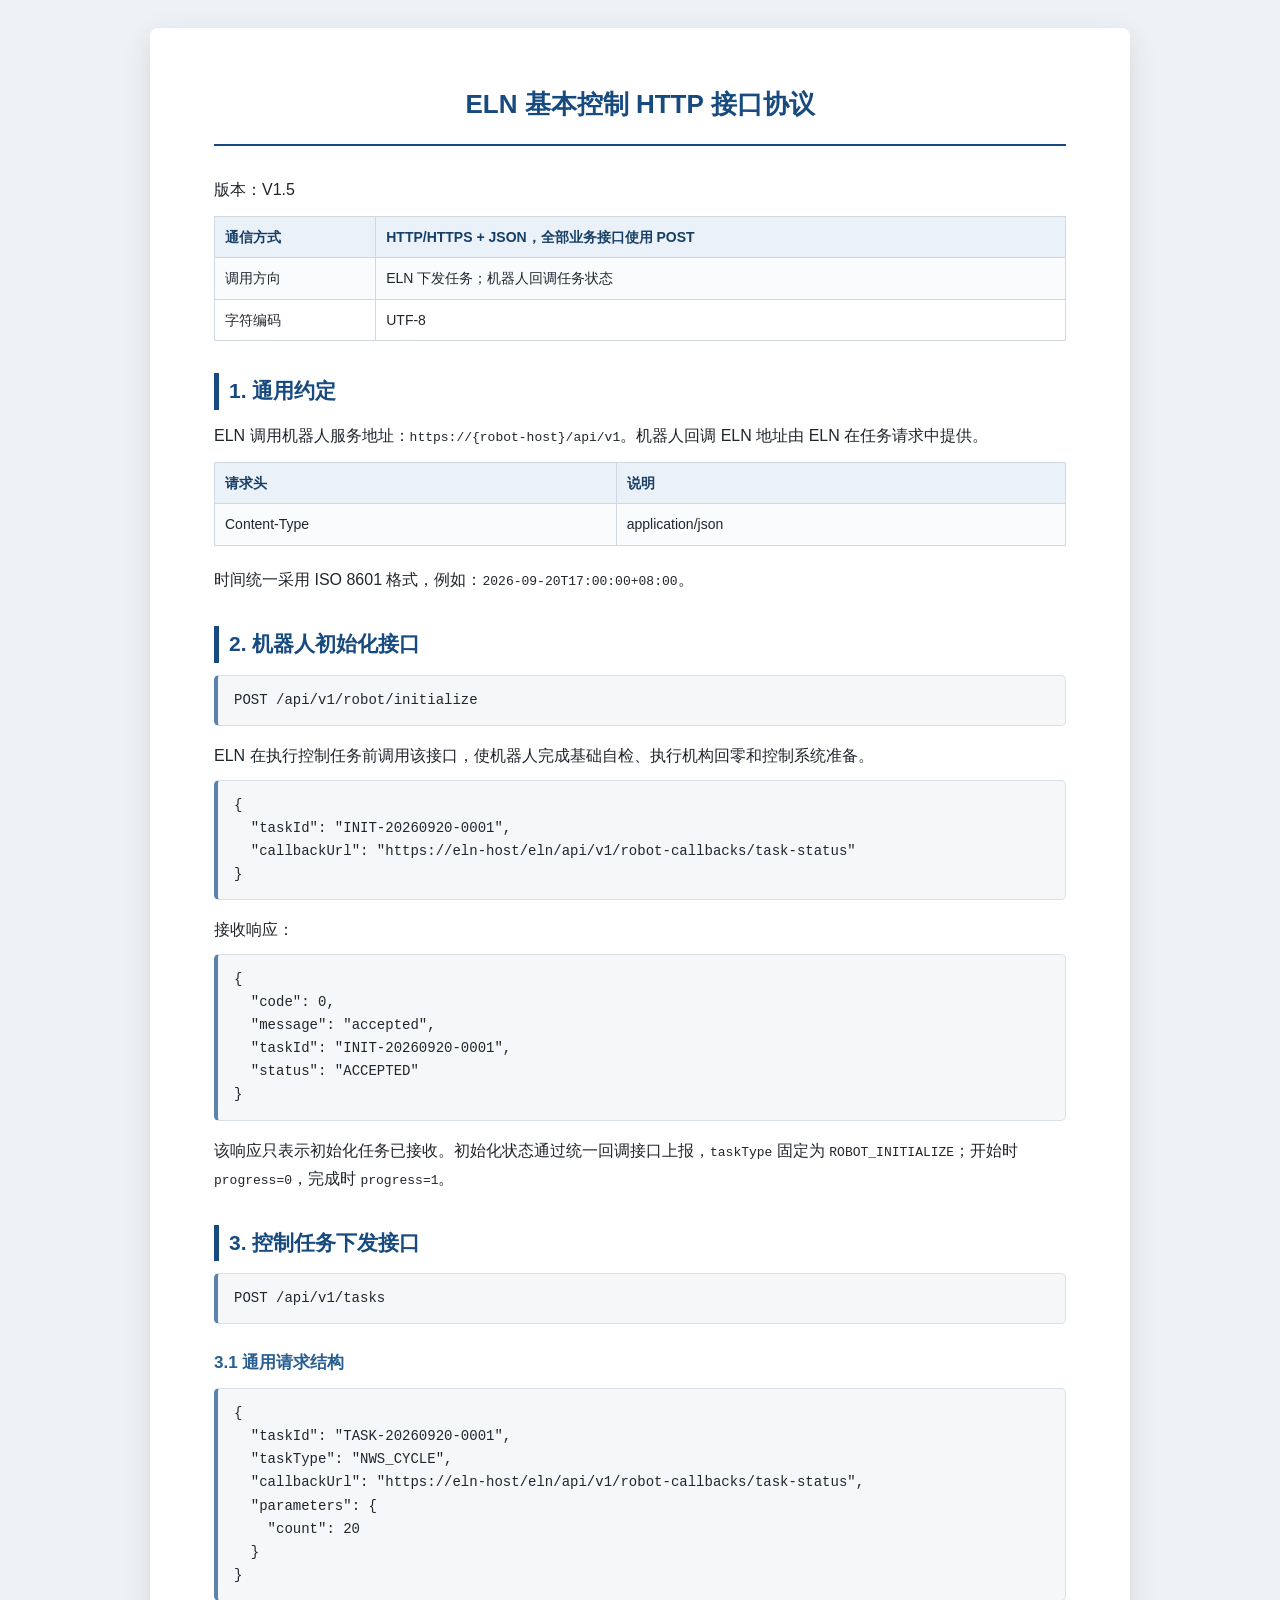
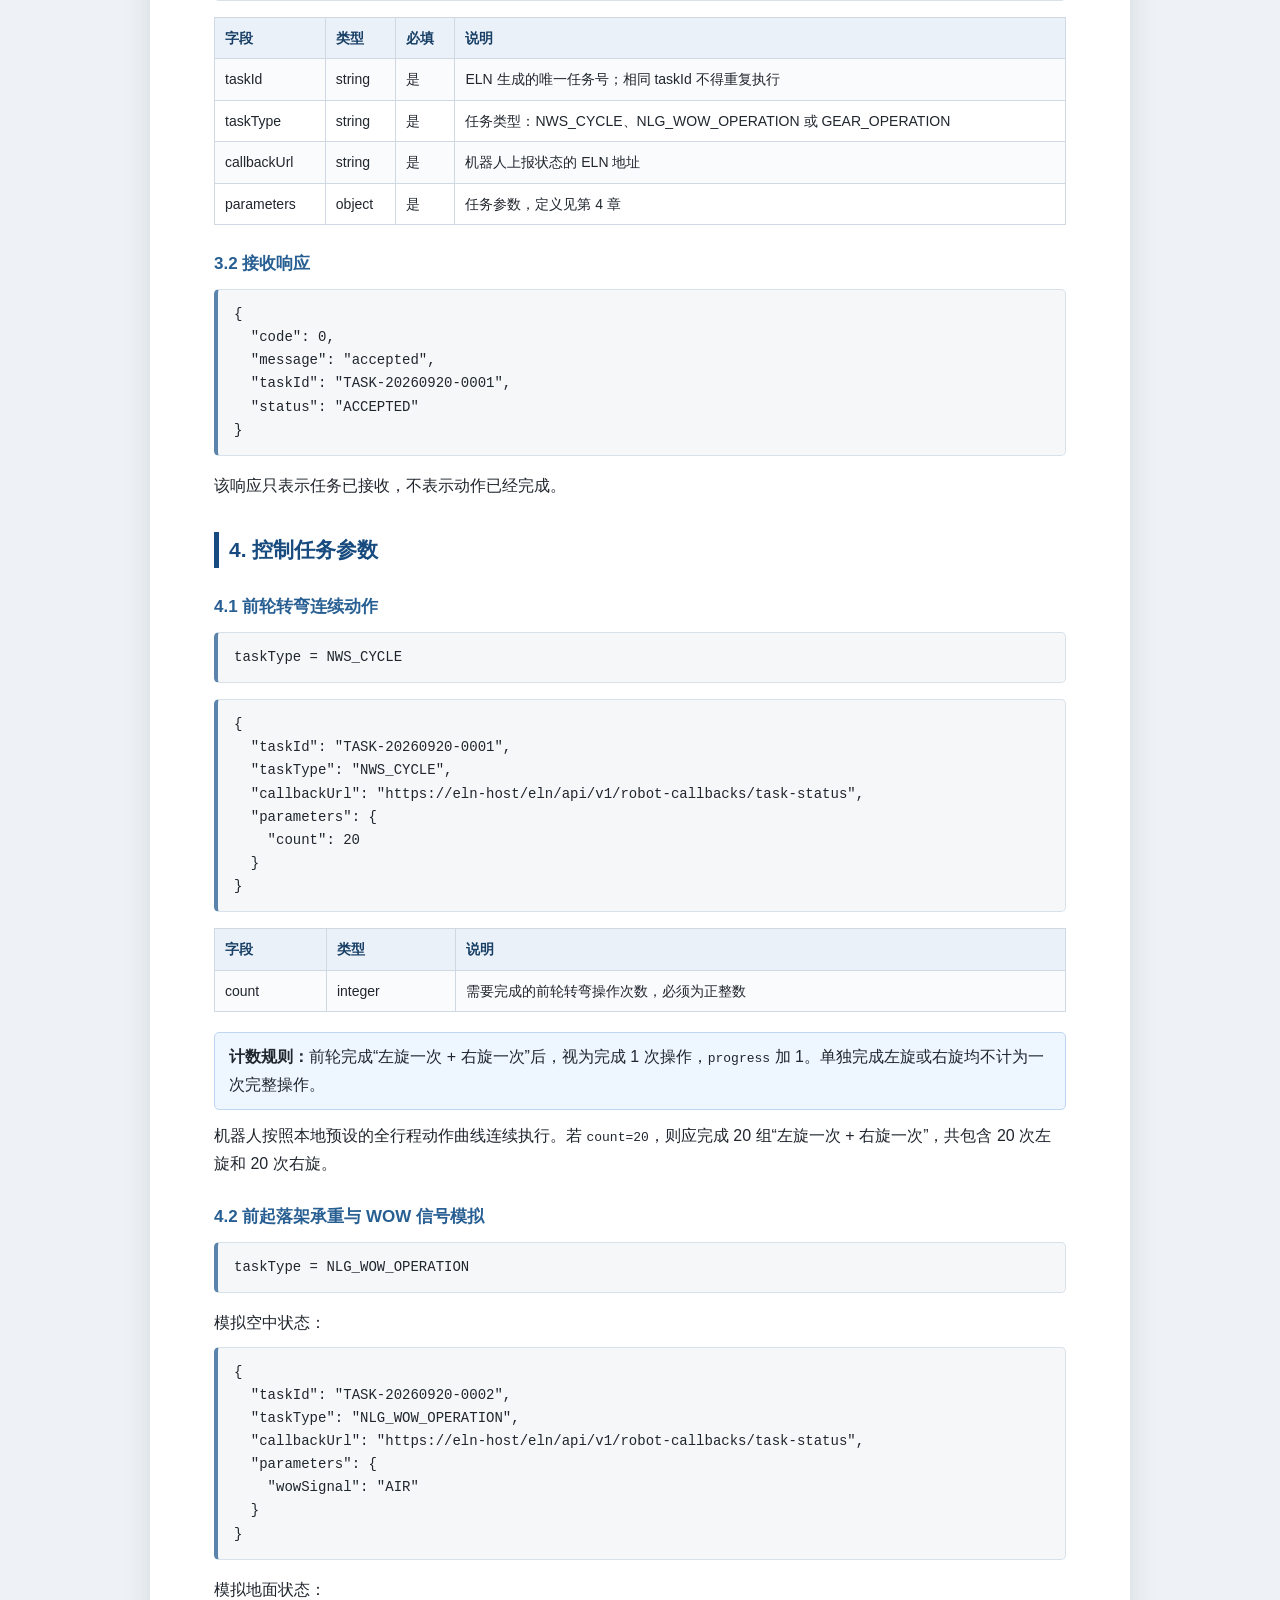
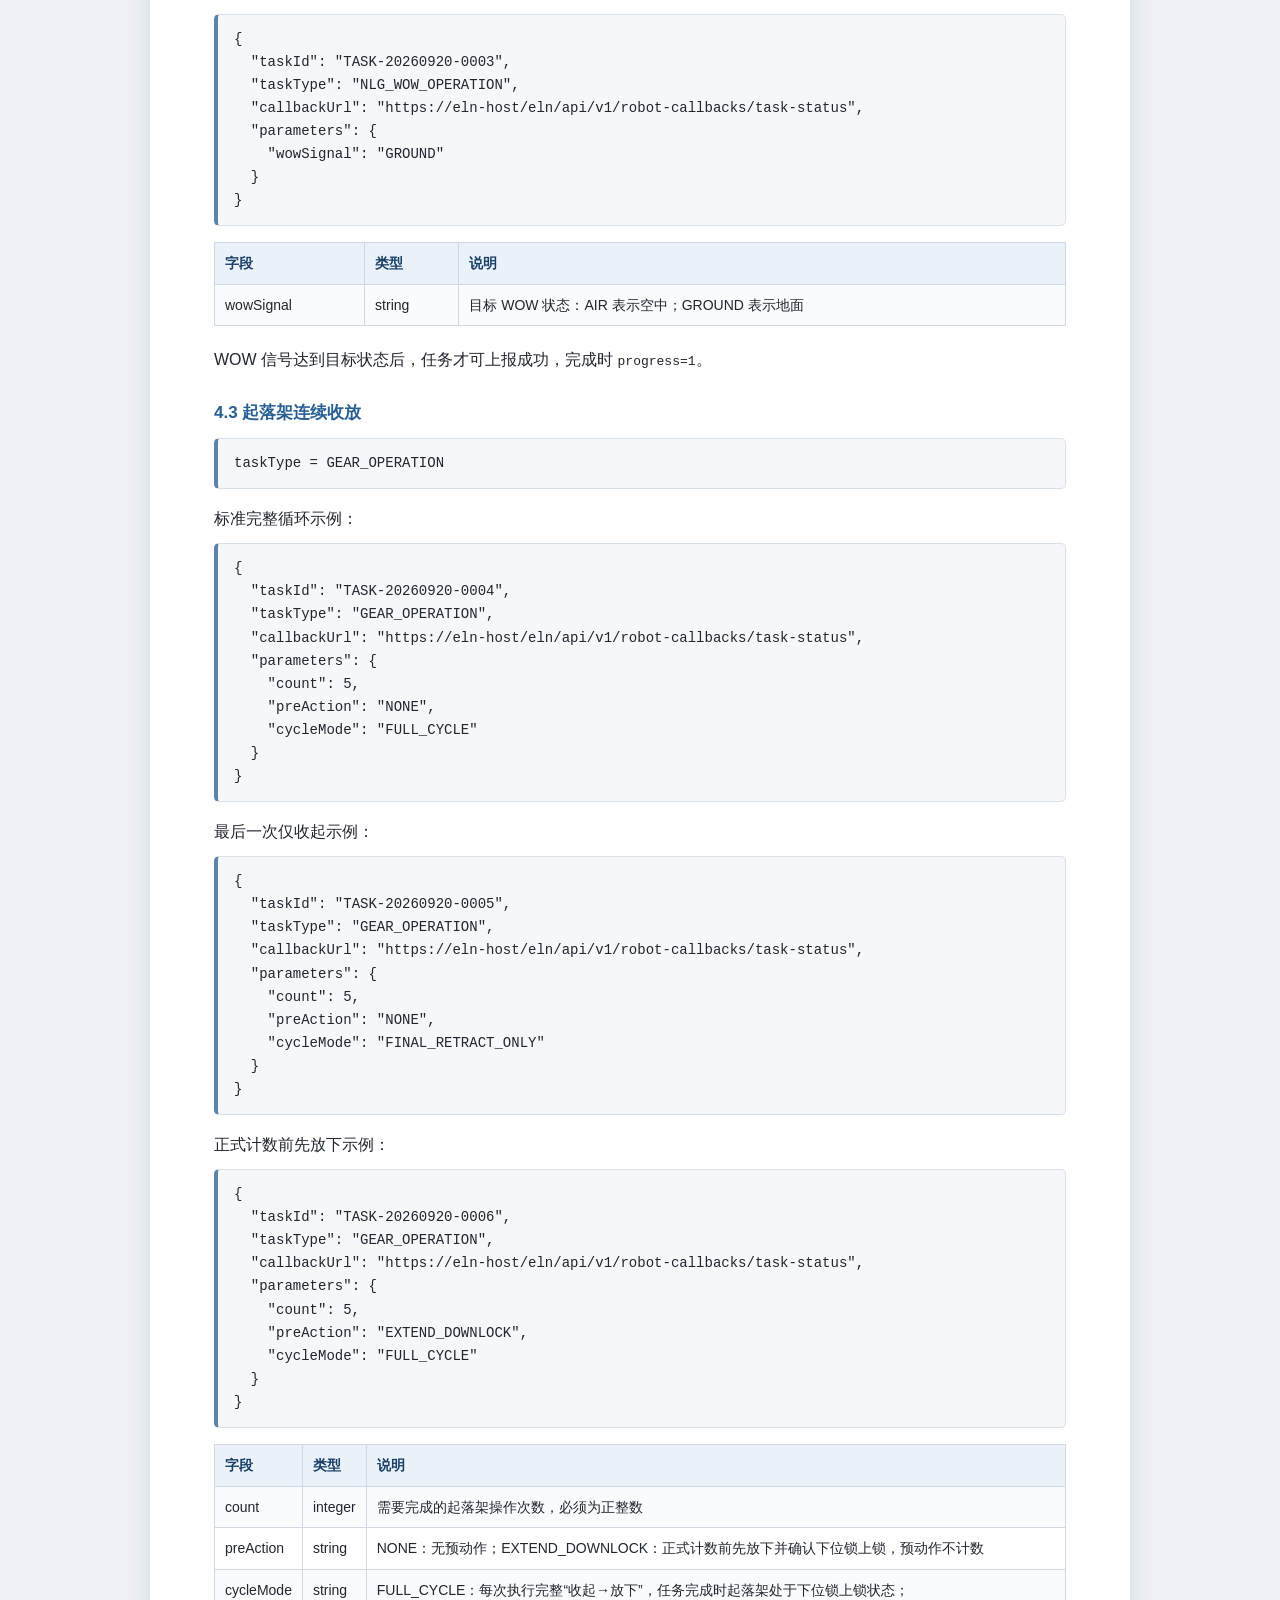
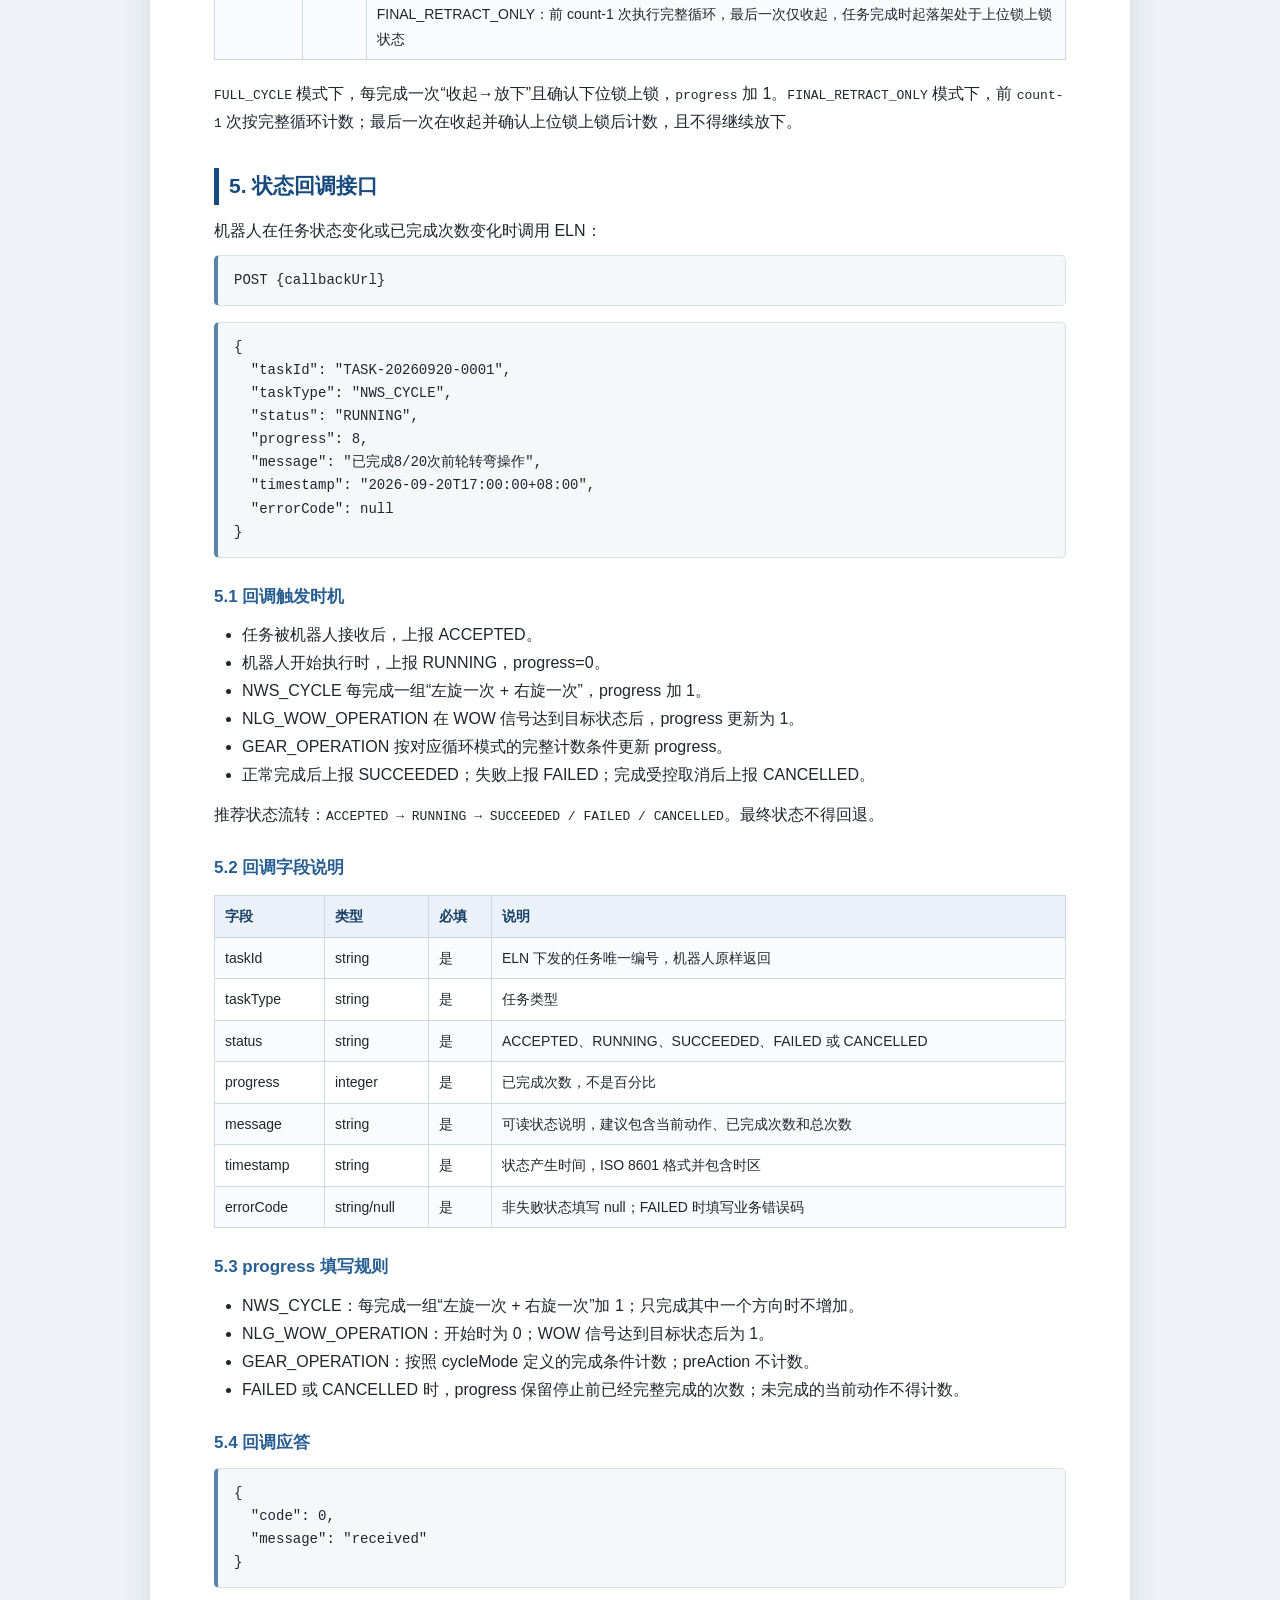
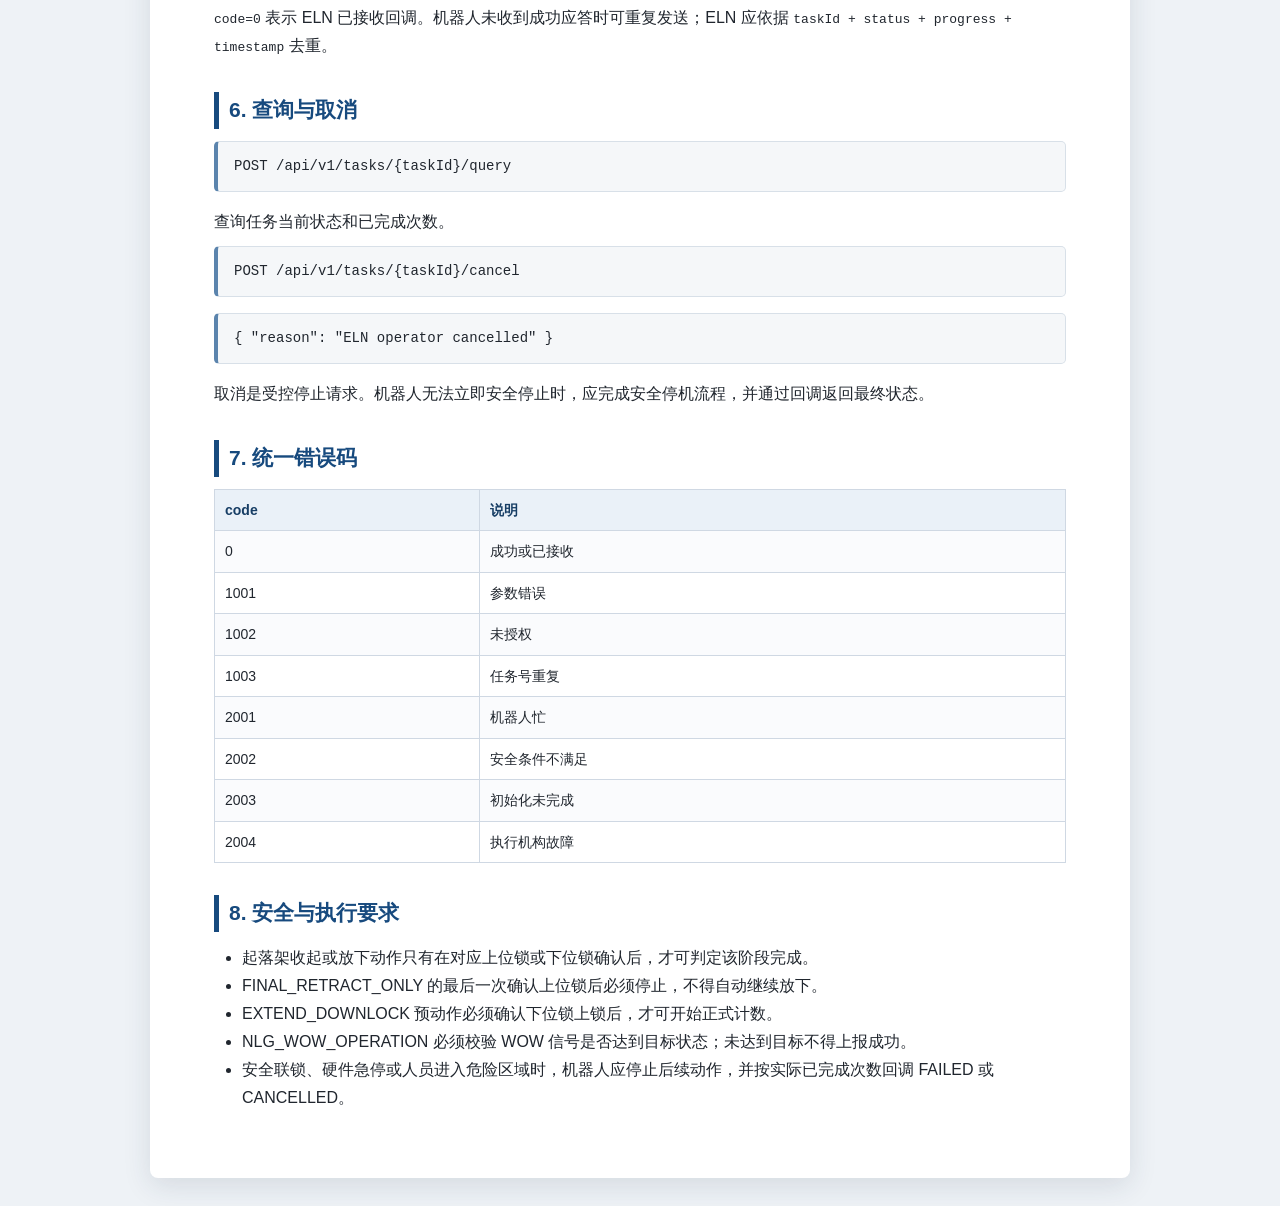
<file: communication/人形机器人_ELN_HTTP_API协议_V1.5.html>
<!DOCTYPE html>
<html lang="zh-CN" data-page-node-id="RONG4SLpE68GEUk1tIVPWu">
<head data-page-node-id="ttfCrjQchbSvEa5PnwCgvS">
<meta charset="utf-8" data-page-node-id="cvGB2VBo8fKaTmqssGdCvf">
<meta name="viewport" content="width=device-width,initial-scale=1" data-page-node-id="cpeiaMelGauJOksBQDmAL7">
<title>人形机器人与ELN基本控制HTTP接口协议 V1.5</title>
<style>
:root{color-scheme:light;--blue:#174a7e;--line:#cfd8e3;--text:#20262e}
*{box-sizing:border-box}body{margin:0;background:#eef2f6;color:var(--text);font-family:"Microsoft YaHei","PingFang SC",Arial,sans-serif;line-height:1.75}
main{width:min(980px,calc(100% - 32px));margin:28px auto;background:#fff;padding:54px 64px;box-shadow:0 8px 28px rgba(34,53,74,.12);border-radius:8px}
h1{color:var(--blue);font-size:26px;text-align:center;margin:0 0 30px;border-bottom:2px solid var(--blue);padding-bottom:16px}
h2{color:var(--blue);font-size:21px;margin:32px 0 12px;border-left:5px solid var(--blue);padding-left:10px}
h3{color:#285f93;font-size:17px;margin:24px 0 10px}p{margin:8px 0}ul{margin:7px 0 12px;padding-left:28px}
pre{background:#f5f7f9;border:1px solid #d8e0e8;border-left:4px solid #5b84ad;border-radius:5px;padding:13px 16px;white-space:pre-wrap;overflow-wrap:anywhere;font:14px/1.65 Consolas,Monaco,monospace;margin:10px 0 16px}
table{width:100%;border-collapse:collapse;margin:12px 0 20px;font-size:14px}th,td{border:1px solid var(--line);padding:8px 10px;text-align:left;vertical-align:top}th{background:#eaf1f8;color:#173e65;font-weight:700}tr:nth-child(even) td{background:#fafbfd}
.notice{background:#eef6ff;border:1px solid #bed6ee;border-radius:5px;padding:10px 14px;margin:12px 0}
@media(max-width:700px){main{width:100%;margin:0;padding:28px 18px;border-radius:0}table{display:block;overflow-x:auto}}
@media print{body{background:#fff}main{width:auto;margin:0;padding:0;box-shadow:none}h2{break-after:avoid}table,pre{break-inside:avoid}}
</style>
</head>
<body data-page-node-id="NPzl2QaS4gYNWo3bna0wVS"><main data-page-node-id="13aGVCERRjJbVA4kKzJTDv">
<h1 data-page-node-id="1ZkLzPuFMUGNn4B43eAaTU">ELN 基本控制 HTTP 接口协议</h1>
<p data-page-node-id="MhaCyHWMgUnrJTOVtSCmJD">版本：V1.5</p>
<table data-page-node-id="kV4FR2xCQaFShDIVylB6Gu">
<tr data-page-node-id="CRcsRmUFAVQcYF0QTTE9AJ"><th data-page-node-id="ly3ryvmoTh5H9nIcvgDVgM">通信方式</th><th data-page-node-id="RAthZCB4e3GYlB0L4jqwdk">HTTP/HTTPS + JSON，全部业务接口使用 POST</th></tr>
<tr data-page-node-id="zQ9up7PFFTbIe5TZFbpBag"><td data-page-node-id="pw77M9E8gHK8U5BH3LBN33">调用方向</td><td data-page-node-id="dKm9f8za1198WAjrp5DNOc">ELN 下发任务；机器人回调任务状态</td></tr>
<tr data-page-node-id="Y6DR5NmkbOIRHDHkvPJWe9"><td data-page-node-id="YExTT84qAUpqJh1PFQBfED">字符编码</td><td data-page-node-id="iSvOdCjc3LAp6KzVAKCB8m">UTF-8</td></tr>
</table>

<h2 data-page-node-id="Gt9FiaQUECW3cwW9OxFrSj">1. 通用约定</h2>
<p data-page-node-id="JfSEvurGgdtUYlaABLPxtn">ELN 调用机器人服务地址：<code data-page-node-id="GyGqVQp0c38MOwFXVh2flQ">https://{robot-host}/api/v1</code>。机器人回调 ELN 地址由 ELN 在任务请求中提供。</p>
<table data-page-node-id="4dLoLTHp2vQ2UHQUNc341w">
<tr data-page-node-id="cAK67xegK6MhFC3wXED5PE"><th data-page-node-id="vhMGZxKhOPJYWTCSWDlFyb">请求头</th><th data-page-node-id="z2F4WAj3gIFLw003BXDfCG">说明</th></tr>
<tr data-page-node-id="DFzfB9MQKBQOFkPdTUVD7x"><td data-page-node-id="U0T5GG8pwr4j2bBTHQx3pB">Content-Type</td><td data-page-node-id="LtxZr9z019BPqFUJRmWosE">application/json</td></tr>
</table>
<p data-page-node-id="Yq53IGAwRwDzbB1wAmsoKc">时间统一采用 ISO 8601 格式，例如：<code data-page-node-id="cqMJumhTYJWoYwlvHROeAo">2026-09-20T17:00:00+08:00</code>。</p>

<h2 data-page-node-id="QBkYG1fipBty7zdTp94VHc">2. 机器人初始化接口</h2>
<pre data-page-node-id="Zm2bQBodO8nG7KCElQ4GD9"><code data-page-node-id="Z5GEGbVFW0FIS9o57nqzue">POST /api/v1/robot/initialize</code></pre>
<p data-page-node-id="BwUaBinaFfcVaTnuZK5lnn">ELN 在执行控制任务前调用该接口，使机器人完成基础自检、执行机构回零和控制系统准备。</p>
<pre data-page-node-id="U6cZ15rKeadx4m1jRVQZcW"><code data-page-node-id="meXsztn2CqcNucTRufC9Ye">{
  "taskId": "INIT-20260920-0001",
  "callbackUrl": "https://eln-host/eln/api/v1/robot-callbacks/task-status"
}</code></pre>
<p data-page-node-id="gtz3FjDrzyhDmbSEcLGX0G">接收响应：</p>
<pre data-page-node-id="DoYYDaOd8uTqZIxdAGJzPf"><code data-page-node-id="zOf04mzGczCA3PWKu0z1mH">{
  "code": 0,
  "message": "accepted",
  "taskId": "INIT-20260920-0001",
  "status": "ACCEPTED"
}</code></pre>
<p data-page-node-id="DBpDOYbuXViDp8yfTx7QKT">该响应只表示初始化任务已接收。初始化状态通过统一回调接口上报，<code data-page-node-id="cgPKBzI8ONOgQsyjebAn94">taskType</code> 固定为 <code data-page-node-id="WDtnHCoJl5X4TMkkMjBByc">ROBOT_INITIALIZE</code>；开始时 <code data-page-node-id="DZlOZBxa2KoNzikfD3tYMK">progress=0</code>，完成时 <code data-page-node-id="K8qFFTeCDQhriwI1JOeDN6">progress=1</code>。</p>

<h2 data-page-node-id="bppQEiWv4MyWKkEFtnLxoT">3. 控制任务下发接口</h2>
<pre data-page-node-id="rBqpHtU3xEJtpRwL2eS3YS"><code data-page-node-id="yxEq4TsHsIVDiw8nMxROS9">POST /api/v1/tasks</code></pre>
<h3 data-page-node-id="aQlHTELTlPY3EWmr1g5Mhc">3.1 通用请求结构</h3>
<pre data-page-node-id="5wPcDDA7QMTHZ7YlSVDiTV"><code data-page-node-id="LWgAzlM9w4N0MUNuJ2DHgv">{
  "taskId": "TASK-20260920-0001",
  "taskType": "NWS_CYCLE",
  "callbackUrl": "https://eln-host/eln/api/v1/robot-callbacks/task-status",
  "parameters": {
    "count": 20
  }
}</code></pre>
<table data-page-node-id="j2BnfEnLiLLjR5lYrISfUD">
<tr data-page-node-id="OmzuRG30xvLMrC7AjSk3wM"><th data-page-node-id="aSPT38VqM3AnqEloMSEoXl">字段</th><th data-page-node-id="yq09fZXSFTlJ2Cj7yFYiCt">类型</th><th data-page-node-id="TyFL0uLK8opqC8JRQNjeMV">必填</th><th data-page-node-id="GOa6lhwdzy4WFwZmgmpJuu">说明</th></tr>
<tr data-page-node-id="ZvhkJSLtdsi0UXV6NG3WR9"><td data-page-node-id="HsgvlG9v6kKQDzuTFVmdr7">taskId</td><td data-page-node-id="Y0p8boipcBfVIF7kjsLrEO">string</td><td data-page-node-id="cdlnCUamfVRLcflLSqamFO">是</td><td data-page-node-id="Yu90TRiJJou3NOuGzWTGyD">ELN 生成的唯一任务号；相同 taskId 不得重复执行</td></tr>
<tr data-page-node-id="Riqnb4RkMJd5Yn9YzhYJCE"><td data-page-node-id="uirLTiFekhwpUsvFBNXEx1">taskType</td><td data-page-node-id="VxcrBGKv2RkFNWnNngv5Z2">string</td><td data-page-node-id="BwkDmynkrBYGDI5CBdyAR0">是</td><td data-page-node-id="J4qz64hbp7BPnOAAhHQaYe">任务类型：NWS_CYCLE、NLG_WOW_OPERATION 或 GEAR_OPERATION</td></tr>
<tr data-page-node-id="kBX0EQrCtjpQlDUxS8GkY8"><td data-page-node-id="fFt83UWW34KWiQ13rWFLrn">callbackUrl</td><td data-page-node-id="AdNXKUMvlLtJFe1vNLtkYJ">string</td><td data-page-node-id="eWRzRHFEeJKsxEwteFCvcS">是</td><td data-page-node-id="D1dmG9xmuCVSKK7zelGFc2">机器人上报状态的 ELN 地址</td></tr>
<tr data-page-node-id="CCsMRYECFFWzOf3bKyYIA2"><td data-page-node-id="LugwfryDwv1iQGAkEE1Xvg">parameters</td><td data-page-node-id="lAMcnF3Tig2WkRmkxVPv5S">object</td><td data-page-node-id="PMV9Fuu6rQX2kOJxNqR55b">是</td><td data-page-node-id="1Hka8Bkj4yPA62HPMK9hDj">任务参数，定义见第 4 章</td></tr>
</table>

<h3 data-page-node-id="5gcm4ieWrOzXoVaHrFjCTu">3.2 接收响应</h3>
<pre data-page-node-id="SY6G64idAnQbwnorwSQkFM"><code data-page-node-id="xrMCPUuhFG9kOLV9QLtMzW">{
  "code": 0,
  "message": "accepted",
  "taskId": "TASK-20260920-0001",
  "status": "ACCEPTED"
}</code></pre>
<p data-page-node-id="vuCTSgGq9aJxreIzUWAHLA">该响应只表示任务已接收，不表示动作已经完成。</p>

<h2 data-page-node-id="5iunsJYWoGbm28BSk6yqHU">4. 控制任务参数</h2>
<h3 data-page-node-id="658xCxiW1lnHEltbZHiR0i">4.1 前轮转弯连续动作</h3>
<pre data-page-node-id="oNjcZZ4pxvLYai3dE1jamn"><code data-page-node-id="j8VqaMqAbOMSvwwtMqE8ce">taskType = NWS_CYCLE</code></pre>
<pre data-page-node-id="U6B5dVtfYmcx4y9w5YDEKB"><code data-page-node-id="EfDcDfgaCGFbPKT4djgHI4">{
  "taskId": "TASK-20260920-0001",
  "taskType": "NWS_CYCLE",
  "callbackUrl": "https://eln-host/eln/api/v1/robot-callbacks/task-status",
  "parameters": {
    "count": 20
  }
}</code></pre>
<table data-page-node-id="gyiC5Bf9Sc3RhfqdVRyR3f">
<tr data-page-node-id="vSt8bvCXTuOgKHoLlI0XyC"><th data-page-node-id="4xLl8P6CC31Ec0GzEZPVwt">字段</th><th data-page-node-id="AhEVj6kQDdyjT23uYm8XAt">类型</th><th data-page-node-id="qY4wzhAUvXdEKEGnMmiCjh">说明</th></tr>
<tr data-page-node-id="X7XBuYc37tpTDifxCmHL6o"><td data-page-node-id="oBYQg1vzvBnOTkGGflxEVT">count</td><td data-page-node-id="X6bh7A5E2q7tAXbTXrp8ae">integer</td><td data-page-node-id="YEnSTEp1fmF79L7Xj2Arlq">需要完成的前轮转弯操作次数，必须为正整数</td></tr>
</table>
<div class="notice" data-page-node-id="ow1KqTUlgLxaQ77s8TbQFm"><strong data-page-node-id="S29RCQ04QAINemJ3DGexvi">计数规则：</strong>前轮完成“左旋一次 + 右旋一次”后，视为完成 1 次操作，<code data-page-node-id="mF8n80Y7miaVfRhgQCRHoM">progress</code> 加 1。单独完成左旋或右旋均不计为一次完整操作。</div>
<p data-page-node-id="XjI103s5pfKqAJF2zKuYsH">机器人按照本地预设的全行程动作曲线连续执行。若 <code data-page-node-id="KY0DXD5oYEi1atZvSzvlHI">count=20</code>，则应完成 20 组“左旋一次 + 右旋一次”，共包含 20 次左旋和 20 次右旋。</p>

<h3 data-page-node-id="UekpC37h9sJ7pEQmntS7RI">4.2 前起落架承重与 WOW 信号模拟</h3>
<pre data-page-node-id="IEqJxwRBVRCZB13RLj6qE7"><code data-page-node-id="fNsCZLDFHoV1MtVVhwwih1">taskType = NLG_WOW_OPERATION</code></pre>
<p data-page-node-id="O469sDqwTqCqcWaZFaLc2M">模拟空中状态：</p>
<pre data-page-node-id="LwyCs3BnrnWohDQMB5a6SS"><code data-page-node-id="5kpBakSAx3hHBONoE7EIEw">{
  "taskId": "TASK-20260920-0002",
  "taskType": "NLG_WOW_OPERATION",
  "callbackUrl": "https://eln-host/eln/api/v1/robot-callbacks/task-status",
  "parameters": {
    "wowSignal": "AIR"
  }
}</code></pre>
<p data-page-node-id="6EtP0evp3RCyCx2SzoQFo4">模拟地面状态：</p>
<pre data-page-node-id="ZSLiHVIS2rbM6vbqNl7jie"><code data-page-node-id="s3oT1lkneHHGUWA7OnnnWG">{
  "taskId": "TASK-20260920-0003",
  "taskType": "NLG_WOW_OPERATION",
  "callbackUrl": "https://eln-host/eln/api/v1/robot-callbacks/task-status",
  "parameters": {
    "wowSignal": "GROUND"
  }
}</code></pre>
<table data-page-node-id="SMgKa7TstniYvV2ZtMCVEy">
<tr data-page-node-id="SnXpfvERV5LqAxYwBuHEgx"><th data-page-node-id="zALitBd5ERPeIV1rSQD8Hn">字段</th><th data-page-node-id="111jB4reocSJOCLDeDD5Pc">类型</th><th data-page-node-id="hfcF7wbgodNSDFbXV2Vdq2">说明</th></tr>
<tr data-page-node-id="G5G7drkpKKSzWqfCDeRH1E"><td data-page-node-id="7rZloRqAoH5gJpxhVmb0bC">wowSignal</td><td data-page-node-id="1OfPtlGeybezE2caXcmoRb">string</td><td data-page-node-id="fFiIlgYYTAeDk2F4FBM0bQ">目标 WOW 状态：AIR 表示空中；GROUND 表示地面</td></tr>
</table>
<p data-page-node-id="1VSUMaw7AipvlsA07W81c1">WOW 信号达到目标状态后，任务才可上报成功，完成时 <code data-page-node-id="CF0VwEJEtF7uSyzexlxqOg">progress=1</code>。</p>

<h3 data-page-node-id="4FfGb3GLZUM47EFj8kALMf">4.3 起落架连续收放</h3>
<pre data-page-node-id="wZYudHLNESgimDEdRyDKeh"><code data-page-node-id="yuNjbRTEXzk5L9XPTDUBPj">taskType = GEAR_OPERATION</code></pre>
<p data-page-node-id="7rEn5XoEx7iPB61AzFLZEi">标准完整循环示例：</p>
<pre data-page-node-id="PJq5QoDqYMa4rCkqNoAMW3"><code data-page-node-id="NZRxhGkVeU6Xxyad5AVJnv">{
  "taskId": "TASK-20260920-0004",
  "taskType": "GEAR_OPERATION",
  "callbackUrl": "https://eln-host/eln/api/v1/robot-callbacks/task-status",
  "parameters": {
    "count": 5,
    "preAction": "NONE",
    "cycleMode": "FULL_CYCLE"
  }
}</code></pre>
<p data-page-node-id="c56xbuEohfvotZOLJKEm1L">最后一次仅收起示例：</p>
<pre data-page-node-id="racSVpFoM5VbJIsIf0NzqG"><code data-page-node-id="FTQZVqSmKTeDocKvq4tY0D">{
  "taskId": "TASK-20260920-0005",
  "taskType": "GEAR_OPERATION",
  "callbackUrl": "https://eln-host/eln/api/v1/robot-callbacks/task-status",
  "parameters": {
    "count": 5,
    "preAction": "NONE",
    "cycleMode": "FINAL_RETRACT_ONLY"
  }
}</code></pre>
<p data-page-node-id="zE2qcE8idTy9djqbMtialu">正式计数前先放下示例：</p>
<pre data-page-node-id="ENVLhEWAMDkwsw3vWdgQdu"><code data-page-node-id="4pnHy8drDZFlieWQTqBzlm">{
  "taskId": "TASK-20260920-0006",
  "taskType": "GEAR_OPERATION",
  "callbackUrl": "https://eln-host/eln/api/v1/robot-callbacks/task-status",
  "parameters": {
    "count": 5,
    "preAction": "EXTEND_DOWNLOCK",
    "cycleMode": "FULL_CYCLE"
  }
}</code></pre>
<table data-page-node-id="G63ffsFvHkYD5JFhDUoGTd">
<tr data-page-node-id="fCNpvHJ55V8GAMH2HKhtyf"><th data-page-node-id="qGc9mo6ZpBpghDw17c77F1">字段</th><th data-page-node-id="SKC0vlQqLlHAeuW8h4FXxV">类型</th><th data-page-node-id="mVihZYDy54nFedM29YGvYB">说明</th></tr>
<tr data-page-node-id="HMPj84a4GOtUrIpsx2bNfu"><td data-page-node-id="GP7yqcOxIuFHddERbSOhdS">count</td><td data-page-node-id="uGfxq4wLpDUdAiVBLMUfZw">integer</td><td data-page-node-id="F815kF02X4lLQox0iZL2PR">需要完成的起落架操作次数，必须为正整数</td></tr>
<tr data-page-node-id="lxl0fs1eHjCTcVNDkzp5pd"><td data-page-node-id="LYRYzwVARQFlJIM0ydjqbQ">preAction</td><td data-page-node-id="UfvHQAPlAZGehPmwB8tgs6">string</td><td data-page-node-id="eAS10dCrUMwVDZNPQmCzBq">NONE：无预动作；EXTEND_DOWNLOCK：正式计数前先放下并确认下位锁上锁，预动作不计数</td></tr>
<tr data-page-node-id="ADC0uQBvmHtXr7dtI7Ovz5"><td data-page-node-id="WNoqkHmkzSGChtS2zeBa2O">cycleMode</td><td data-page-node-id="F3K7jld5fNaI6yZGncHF82">string</td><td data-page-node-id="1tawBGl3HbnirqFxUkiVm4">FULL_CYCLE：每次执行完整“收起→放下”，任务完成时起落架处于下位锁上锁状态；FINAL_RETRACT_ONLY：前 count-1 次执行完整循环，最后一次仅收起，任务完成时起落架处于上位锁上锁状态</td></tr>
</table>
<p data-page-node-id="RWjlCt5rMdwmNXcFs1Hovy"><code data-page-node-id="kogh3N3lUOOD4z6pD14zYF">FULL_CYCLE</code> 模式下，每完成一次“收起→放下”且确认下位锁上锁，<code data-page-node-id="kg7lveH8EqibZ5ZUSQ3aby">progress</code> 加 1。<code data-page-node-id="05NkBfufCwr3tNQRneyG7I">FINAL_RETRACT_ONLY</code> 模式下，前 <code data-page-node-id="pKaiQTKJ13dRE72iQ5i5Iw">count-1</code> 次按完整循环计数；最后一次在收起并确认上位锁上锁后计数，且不得继续放下。</p>

<h2 data-page-node-id="HrrnDkkClXGUjxAVOdjHbG">5. 状态回调接口</h2>
<p data-page-node-id="d2wsRHRHdMeYkpLLf3ApdG">机器人在任务状态变化或已完成次数变化时调用 ELN：</p>
<pre data-page-node-id="d5QoIuhttnq2MCc7BfHgxv"><code data-page-node-id="WMaS4bwb7xo3aoDlAl2B7M">POST {callbackUrl}</code></pre>
<pre data-page-node-id="4ko0SByy13R5xjnmx7ZUzm"><code data-page-node-id="nCTqJ8xOPFYMRc1Cw7vCpB">{
  "taskId": "TASK-20260920-0001",
  "taskType": "NWS_CYCLE",
  "status": "RUNNING",
  "progress": 8,
  "message": "已完成8/20次前轮转弯操作",
  "timestamp": "2026-09-20T17:00:00+08:00",
  "errorCode": null
}</code></pre>

<h3 data-page-node-id="6GK57SbYTwkMjMPHZ8YGOc">5.1 回调触发时机</h3>
<ul data-page-node-id="FWwHj22eH71pLpcbjNSRJm">
<li data-page-node-id="i85DClWuV9tJzKq37Wejk7">任务被机器人接收后，上报 ACCEPTED。</li>
<li data-page-node-id="yV4NB1kmK0I4dbqT8m74yv">机器人开始执行时，上报 RUNNING，progress=0。</li>
<li data-page-node-id="xIdaZlnFtsao5k66XI65xL">NWS_CYCLE 每完成一组“左旋一次 + 右旋一次”，progress 加 1。</li>
<li data-page-node-id="42CFxK5Rzvhdkw6gyeX6NW">NLG_WOW_OPERATION 在 WOW 信号达到目标状态后，progress 更新为 1。</li>
<li data-page-node-id="nxlofDklAi1kDIUqgDfTfD">GEAR_OPERATION 按对应循环模式的完整计数条件更新 progress。</li>
<li data-page-node-id="4IGuONFj3rDFvTaNPY5mtB">正常完成后上报 SUCCEEDED；失败上报 FAILED；完成受控取消后上报 CANCELLED。</li>
</ul>
<p data-page-node-id="QDOxYWF8B8wV0zXxyr8ZJ2">推荐状态流转：<code data-page-node-id="68hlj6Wj7RY3aM6NDaU0AE">ACCEPTED → RUNNING → SUCCEEDED / FAILED / CANCELLED</code>。最终状态不得回退。</p>

<h3 data-page-node-id="1yFOxSB9hN8vlUAdEm1OE8">5.2 回调字段说明</h3>
<table data-page-node-id="DRMC7Dj6cBZaUC2gyg03Nl">
<tr data-page-node-id="BDpOXPQPV13PdSz2wQHiKg"><th data-page-node-id="ebJrC6lH2XsdNXNih6Ec4V">字段</th><th data-page-node-id="fP9kSrk21wF3DX3ms6ECJk">类型</th><th data-page-node-id="tQSHWoIJ4Q0JXaB9Z2ixSj">必填</th><th data-page-node-id="FxyIpWoRSW3IP7UvIbUadu">说明</th></tr>
<tr data-page-node-id="wqXomNsTFELeBHBw8x6nI5"><td data-page-node-id="U3rwkezzmPq3aO6HsXQm2l">taskId</td><td data-page-node-id="9bAs0bEvAmaDToV1xZLhUa">string</td><td data-page-node-id="dLZeamdBocrdodabzb1Fbx">是</td><td data-page-node-id="vDVE05BTw27vFWtIwXFYov">ELN 下发的任务唯一编号，机器人原样返回</td></tr>
<tr data-page-node-id="AKnHpVQd4CFAYpQ2r5dCV5"><td data-page-node-id="6yaJn16PYwLyW67y3CZBpG">taskType</td><td data-page-node-id="4dpZHB5kBvwA7g9odfRGF6">string</td><td data-page-node-id="TLdPIdLovIpYDglfvw6Gqb">是</td><td data-page-node-id="GsN8LMslPAkvIK2Hfszlui">任务类型</td></tr>
<tr data-page-node-id="eHRlBXudhHoyGqOqoapbt6"><td data-page-node-id="BGW4CQ2udbhSScdyijU7GJ">status</td><td data-page-node-id="p4o9pZaioOCJ9X73OJ7zBt">string</td><td data-page-node-id="qOJu9P9tCS5I5MLntc0Uhx">是</td><td data-page-node-id="4D9riGB5Gjen9xTrCSzxlX">ACCEPTED、RUNNING、SUCCEEDED、FAILED 或 CANCELLED</td></tr>
<tr data-page-node-id="WDO4LmTgvsPYcIiN40HK0f"><td data-page-node-id="C3aKXOTgOHK3TlHr9HL3nd">progress</td><td data-page-node-id="TZKhIzHBQnlzYkmu9xncCM">integer</td><td data-page-node-id="3X8vhDxAIQdnidzzXXq3VQ">是</td><td data-page-node-id="opzg4r3ebUnRgvM2wegxfA">已完成次数，不是百分比</td></tr>
<tr data-page-node-id="ppTqGd3jnhHY34icxhyAAV"><td data-page-node-id="o4FRiCERmCPwdnqdTqBWiN">message</td><td data-page-node-id="3r6MCYssNbGahmrHrMHDNJ">string</td><td data-page-node-id="9G7eW8SNg6csIBq7bLYPtF">是</td><td data-page-node-id="qzawAkYyYXpFBWEBFLJ19K">可读状态说明，建议包含当前动作、已完成次数和总次数</td></tr>
<tr data-page-node-id="smBOebEkiGzCAFTxkHnlz0"><td data-page-node-id="ZKFl0gSVJauapHlRlBHytz">timestamp</td><td data-page-node-id="jnOFEJca9mV48tioNCaoZ0">string</td><td data-page-node-id="lMSAf3TuQWDxZp4fDDSVKN">是</td><td data-page-node-id="li0Be6PQJbgsW2Y6i0BH9s">状态产生时间，ISO 8601 格式并包含时区</td></tr>
<tr data-page-node-id="X37T8an2KQ2ofh7L5p1dIh"><td data-page-node-id="u3bCkevAV7iD4vfKLJeKiO">errorCode</td><td data-page-node-id="bNONkqnk9fwWRaOaGs2WdO">string/null</td><td data-page-node-id="zFVHxOY8nO8GZTWBl5hMEe">是</td><td data-page-node-id="TI8GTrJJ8U9AFNDOxcuJgi">非失败状态填写 null；FAILED 时填写业务错误码</td></tr>
</table>

<h3 data-page-node-id="ITuY9YHnckDti95wtzcBrW">5.3 progress 填写规则</h3>
<ul data-page-node-id="xLbosZM1OnxdWlI7Y09GcA">
<li data-page-node-id="hPBYU42gMsIM4RmqJHF2gk">NWS_CYCLE：每完成一组“左旋一次 + 右旋一次”加 1；只完成其中一个方向时不增加。</li>
<li data-page-node-id="Vdn1YSZrEwAOHbqQtbI21F">NLG_WOW_OPERATION：开始时为 0；WOW 信号达到目标状态后为 1。</li>
<li data-page-node-id="Uj614LVeKZD4DypMJaVWWA">GEAR_OPERATION：按照 cycleMode 定义的完成条件计数；preAction 不计数。</li>
<li data-page-node-id="UyfGGWXpEXNCHMirZqmB8o">FAILED 或 CANCELLED 时，progress 保留停止前已经完整完成的次数；未完成的当前动作不得计数。</li>
</ul>

<h3 data-page-node-id="M2bvmPZUEYvQMf3bVfEeZd">5.4 回调应答</h3>
<pre data-page-node-id="WvYtbSeAnh4Gc2l8B6h4XT"><code data-page-node-id="MCAVzVf3nGZLfLs75cMwOj">{
  "code": 0,
  "message": "received"
}</code></pre>
<p data-page-node-id="JSXUWi9kA2bHqt6vQoJYQE"><code data-page-node-id="WhdPx95vAc0WMQDUvMzw4Z">code=0</code> 表示 ELN 已接收回调。机器人未收到成功应答时可重复发送；ELN 应依据 <code data-page-node-id="uHkEqRFnv4GCy42PveI7cE">taskId + status + progress + timestamp</code> 去重。</p>

<h2 data-page-node-id="jFLBJWZljC5l7vqkcDgzAP">6. 查询与取消</h2>
<pre data-page-node-id="LGECGWfNT00qfPRGj9FDKQ"><code data-page-node-id="ugaVFXPsDU5eV992cdyvN6">POST /api/v1/tasks/{taskId}/query</code></pre>
<p data-page-node-id="YVgcnAy12HQDpsP2UZudia">查询任务当前状态和已完成次数。</p>
<pre data-page-node-id="5Q4c9huDhAgDS1X4EqeZeg"><code data-page-node-id="09ycg2BItzGC6pHlaByJJX">POST /api/v1/tasks/{taskId}/cancel</code></pre>
<pre data-page-node-id="yVPDWreJfwWxNrYxFdQrQK"><code data-page-node-id="UfeTgln0KX26AOnhTjaJP2">{ "reason": "ELN operator cancelled" }</code></pre>
<p data-page-node-id="ZFWHUlkF7Now1wAP9DYeqb">取消是受控停止请求。机器人无法立即安全停止时，应完成安全停机流程，并通过回调返回最终状态。</p>

<h2 data-page-node-id="qFi5d0JluOu7dJADoHk67C">7. 统一错误码</h2>
<table data-page-node-id="9LLLuGgbGgBedNj9oWr4bE">
<tr data-page-node-id="eTSA9BuvKfQK5KK7zZ7lP0"><th data-page-node-id="E1HgY6j133aV0vVYIctrfW">code</th><th data-page-node-id="dCbsRu1QvH0KmsMZudGvmV">说明</th></tr>
<tr data-page-node-id="8WFCZPNlRHfhHn5hQCsTqc"><td data-page-node-id="gsvYPwCWrerifBFc1fTOec">0</td><td data-page-node-id="ra90RKNJhMdAZpiTqjriTb">成功或已接收</td></tr>
<tr data-page-node-id="yiw5Yy87E0KEBvHkBalW0m"><td data-page-node-id="rKKEnnJaOc4aduoGMHREsw">1001</td><td data-page-node-id="hAbEIFJXFFufqnCytNS3MH">参数错误</td></tr>
<tr data-page-node-id="79ZM8xETeqLC8A9HqoZfRl"><td data-page-node-id="AMmo4qmFF3Q0x9q53tEXEj">1002</td><td data-page-node-id="9RAYio3SeI50NkfhPJbctF">未授权</td></tr>
<tr data-page-node-id="feuhV6DTEDgZE03u9mKbh0"><td data-page-node-id="MtetiOrlMmYCo9NG6Pjn4E">1003</td><td data-page-node-id="08sOq0U68fWBGYsvcYQEMY">任务号重复</td></tr>
<tr data-page-node-id="WA3etSGYeg1dCc1ADVRidL"><td data-page-node-id="mlKEaknocc5QnwXBXgZodA">2001</td><td data-page-node-id="8EHVwTN359kctCp0keu80d">机器人忙</td></tr>
<tr data-page-node-id="ktHeLCCqhSzAJ6HW0HITvq"><td data-page-node-id="D4U1hPprKH22S0BG4kpIU0">2002</td><td data-page-node-id="d0sXgbzI2AqMDptMqVym6I">安全条件不满足</td></tr>
<tr data-page-node-id="5XIZzWs7fdqWly5iL62kPn"><td data-page-node-id="uGn1qNqaI4JKWDXJzpRqkW">2003</td><td data-page-node-id="ltCAVLrTzdFrSTonsJcqe9">初始化未完成</td></tr>
<tr data-page-node-id="hR5Ae4ZqyDNaHoLeNnQwZ6"><td data-page-node-id="KZ3bTNff5GC1Weexo1OHsQ">2004</td><td data-page-node-id="FNDrYYdzpiioeRSZOCeK18">执行机构故障</td></tr>
</table>

<h2 data-page-node-id="DXQjkoHzPjwwLBqfonh9bz">8. 安全与执行要求</h2>
<ul data-page-node-id="wrbU7xNFPonHAeTnSySsvZ">
<li data-page-node-id="GPqMZWZLhzrl19BHlEti9o">起落架收起或放下动作只有在对应上位锁或下位锁确认后，才可判定该阶段完成。</li>
<li data-page-node-id="bvXvwl6FD11fTfN5DeCD5d">FINAL_RETRACT_ONLY 的最后一次确认上位锁后必须停止，不得自动继续放下。</li>
<li data-page-node-id="JZrU5HMehZaqBTO2RytKdw">EXTEND_DOWNLOCK 预动作必须确认下位锁上锁后，才可开始正式计数。</li>
<li data-page-node-id="fTVBFWu1dhIT6VKSEAkkPb">NLG_WOW_OPERATION 必须校验 WOW 信号是否达到目标状态；未达到目标不得上报成功。</li>
<li data-page-node-id="yhoVNW9uBo9aHx7lZ3BBfR">安全联锁、硬件急停或人员进入危险区域时，机器人应停止后续动作，并按实际已完成次数回调 FAILED 或 CANCELLED。</li>
</ul>
</main></body>
</html>
</file>
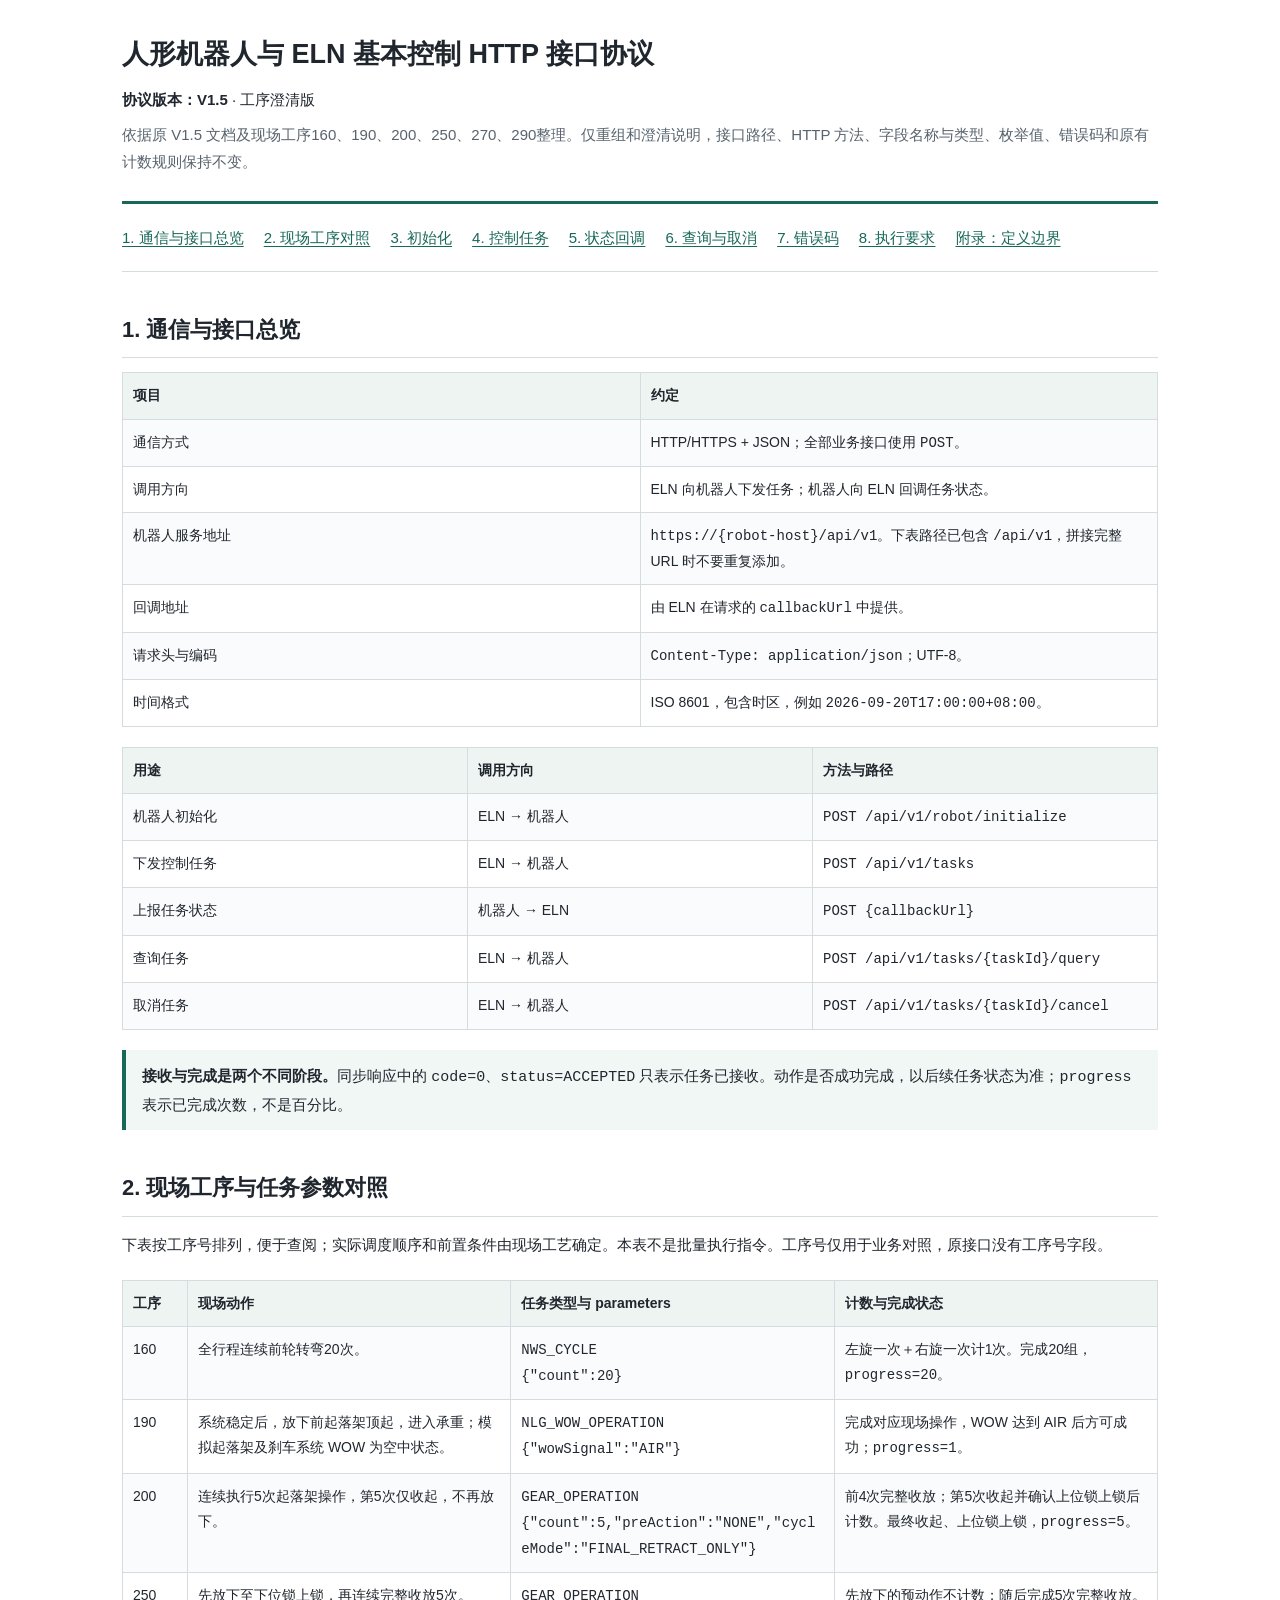
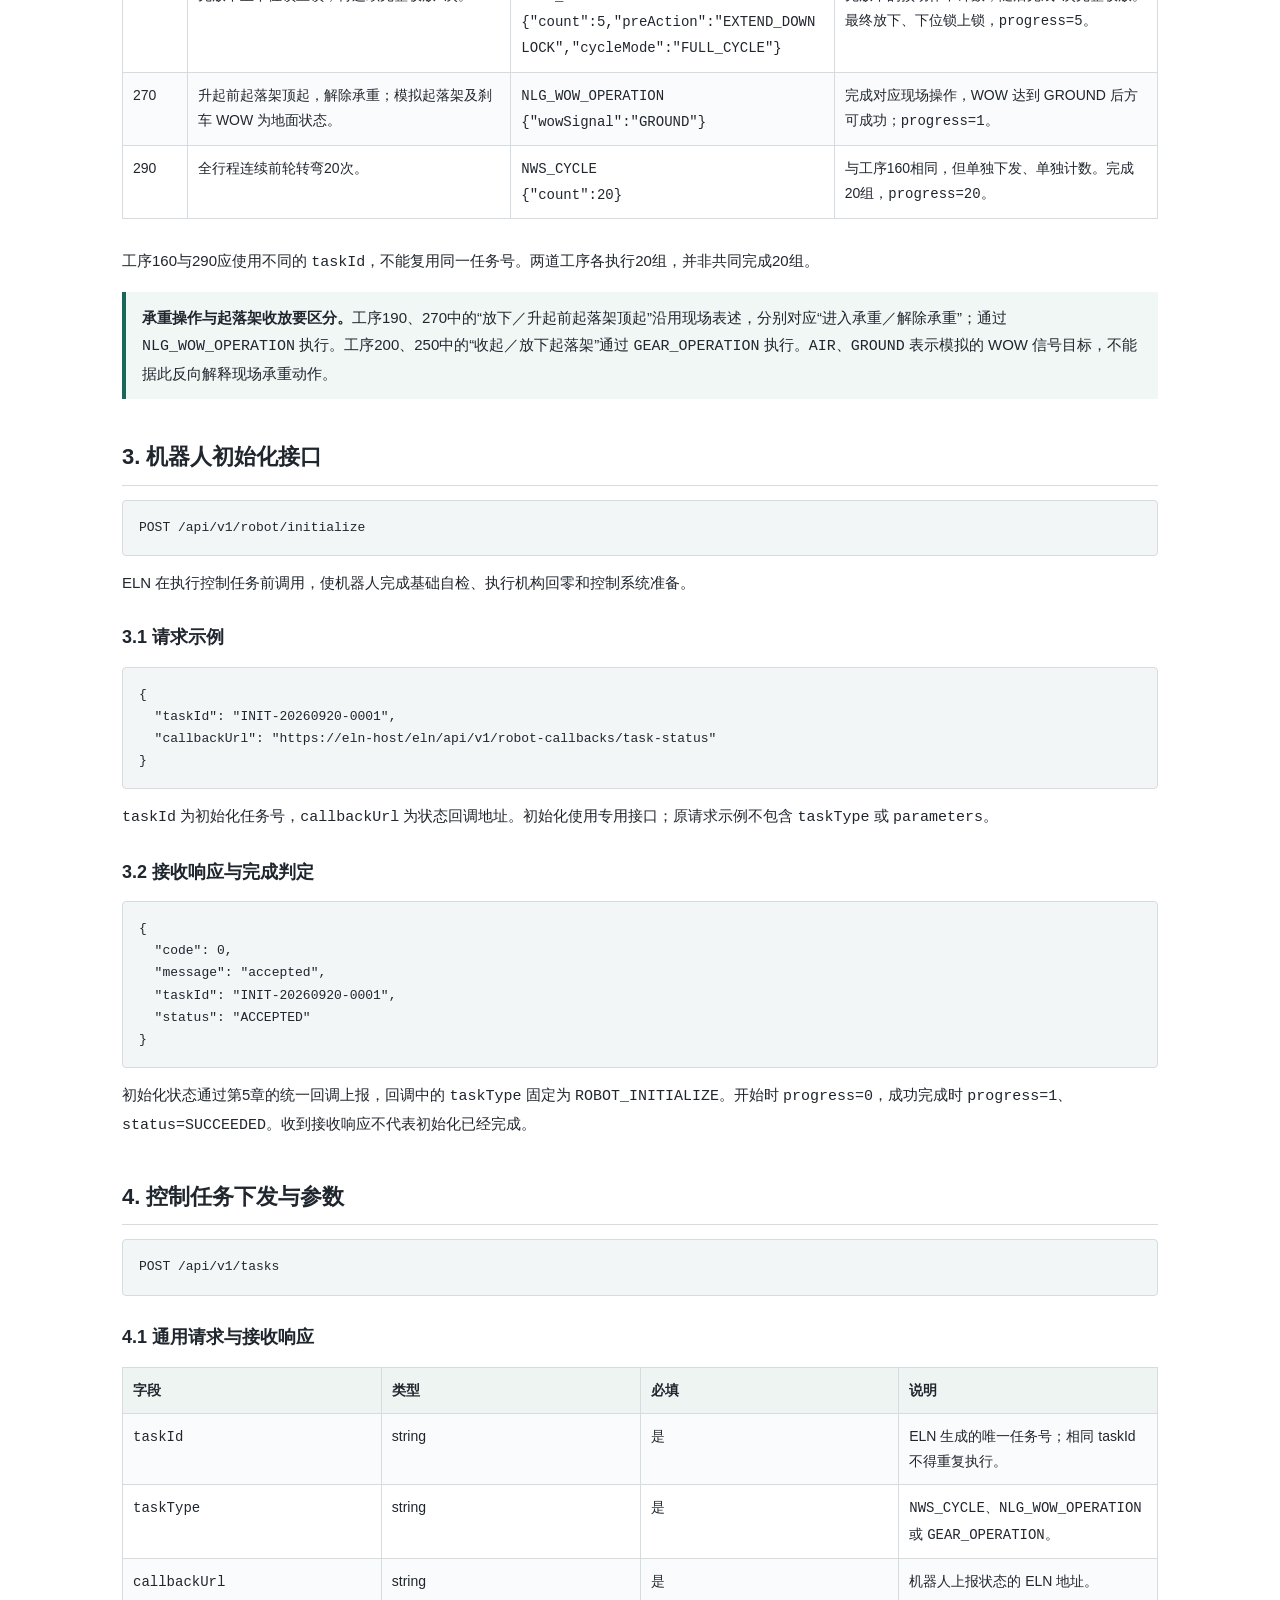
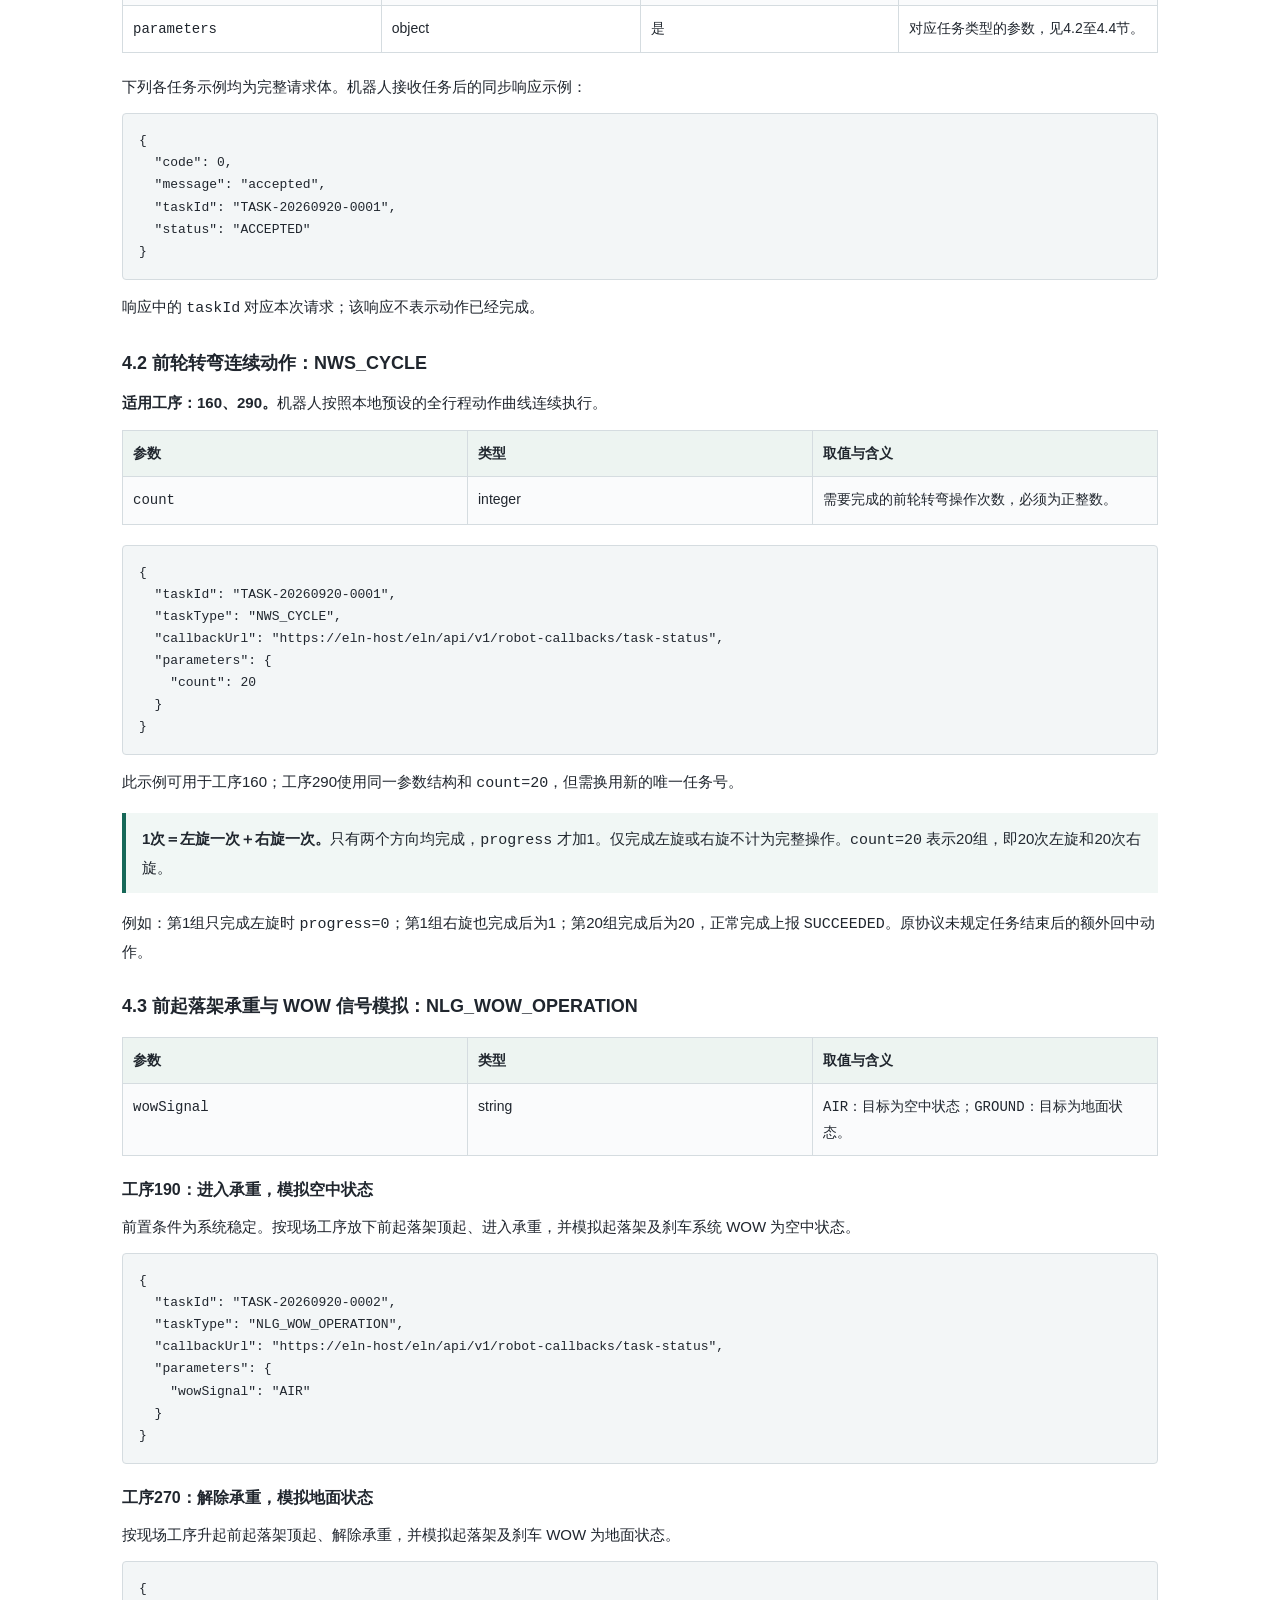
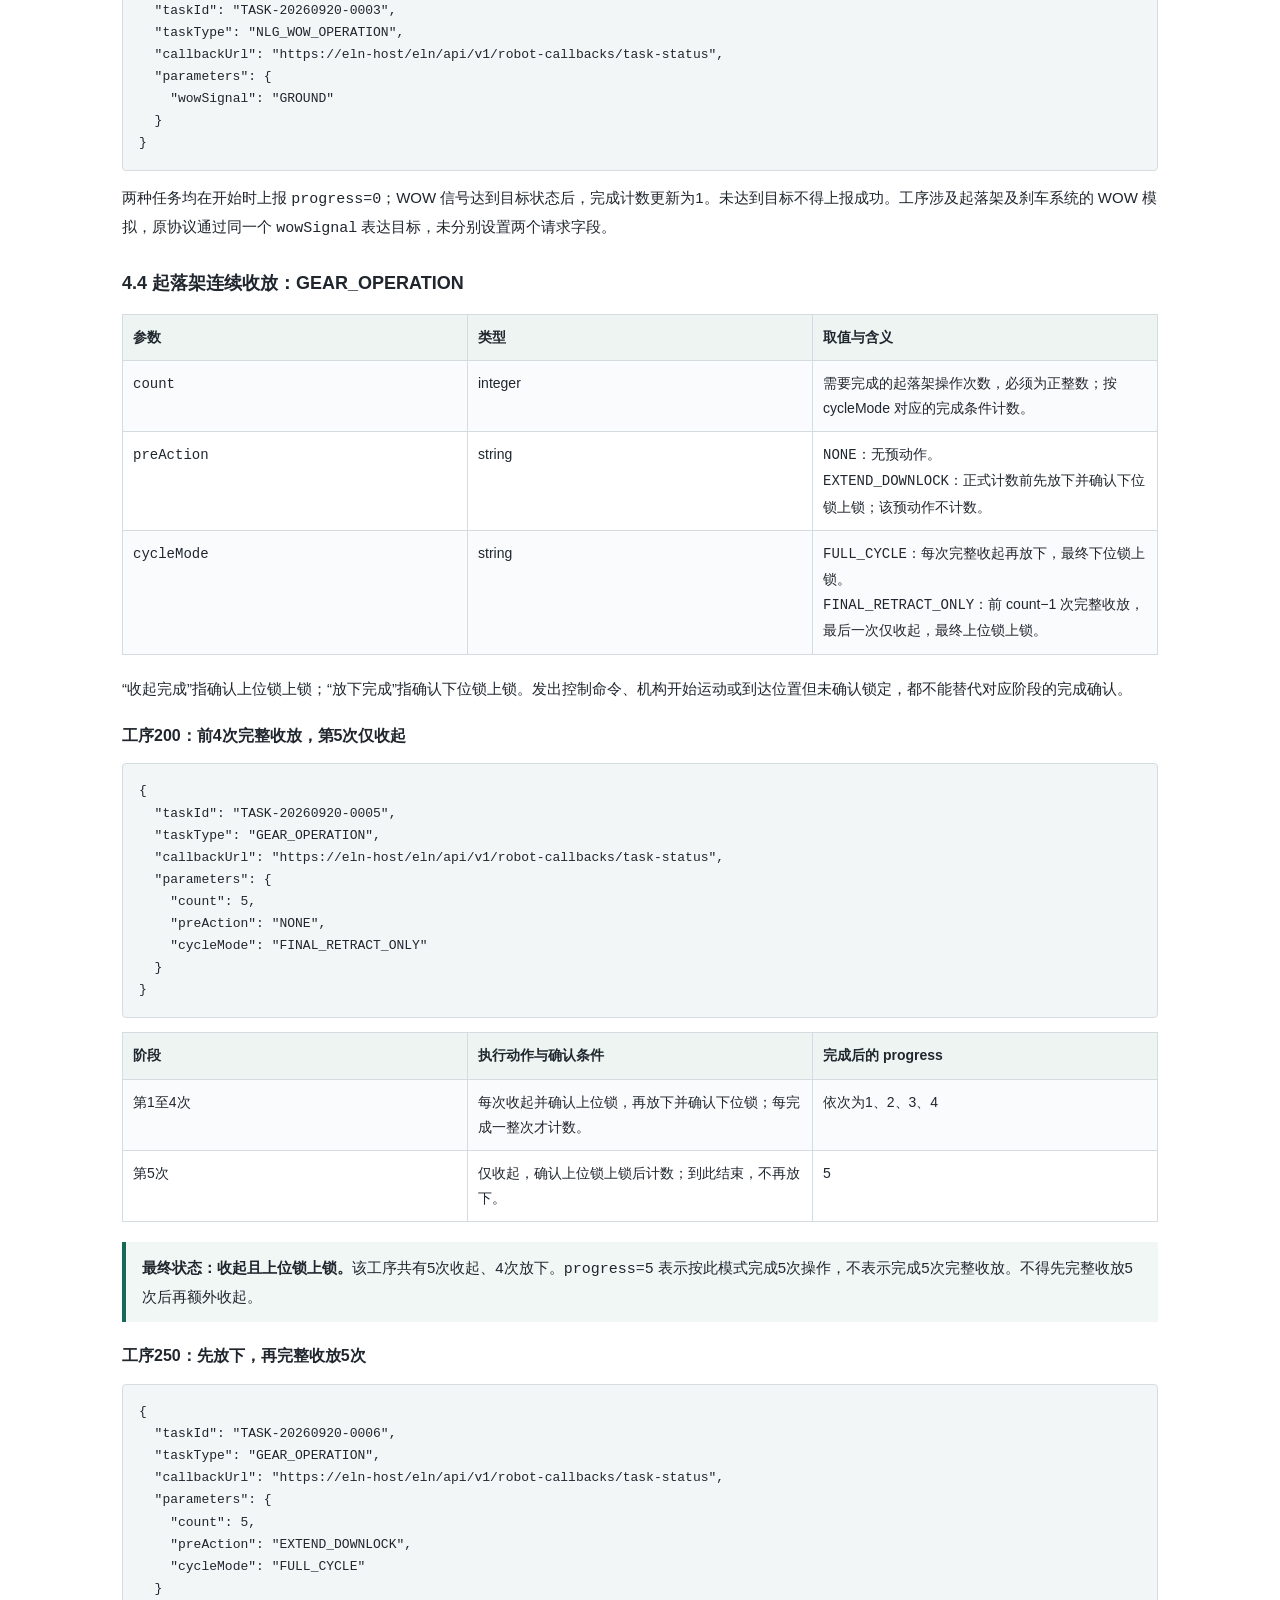
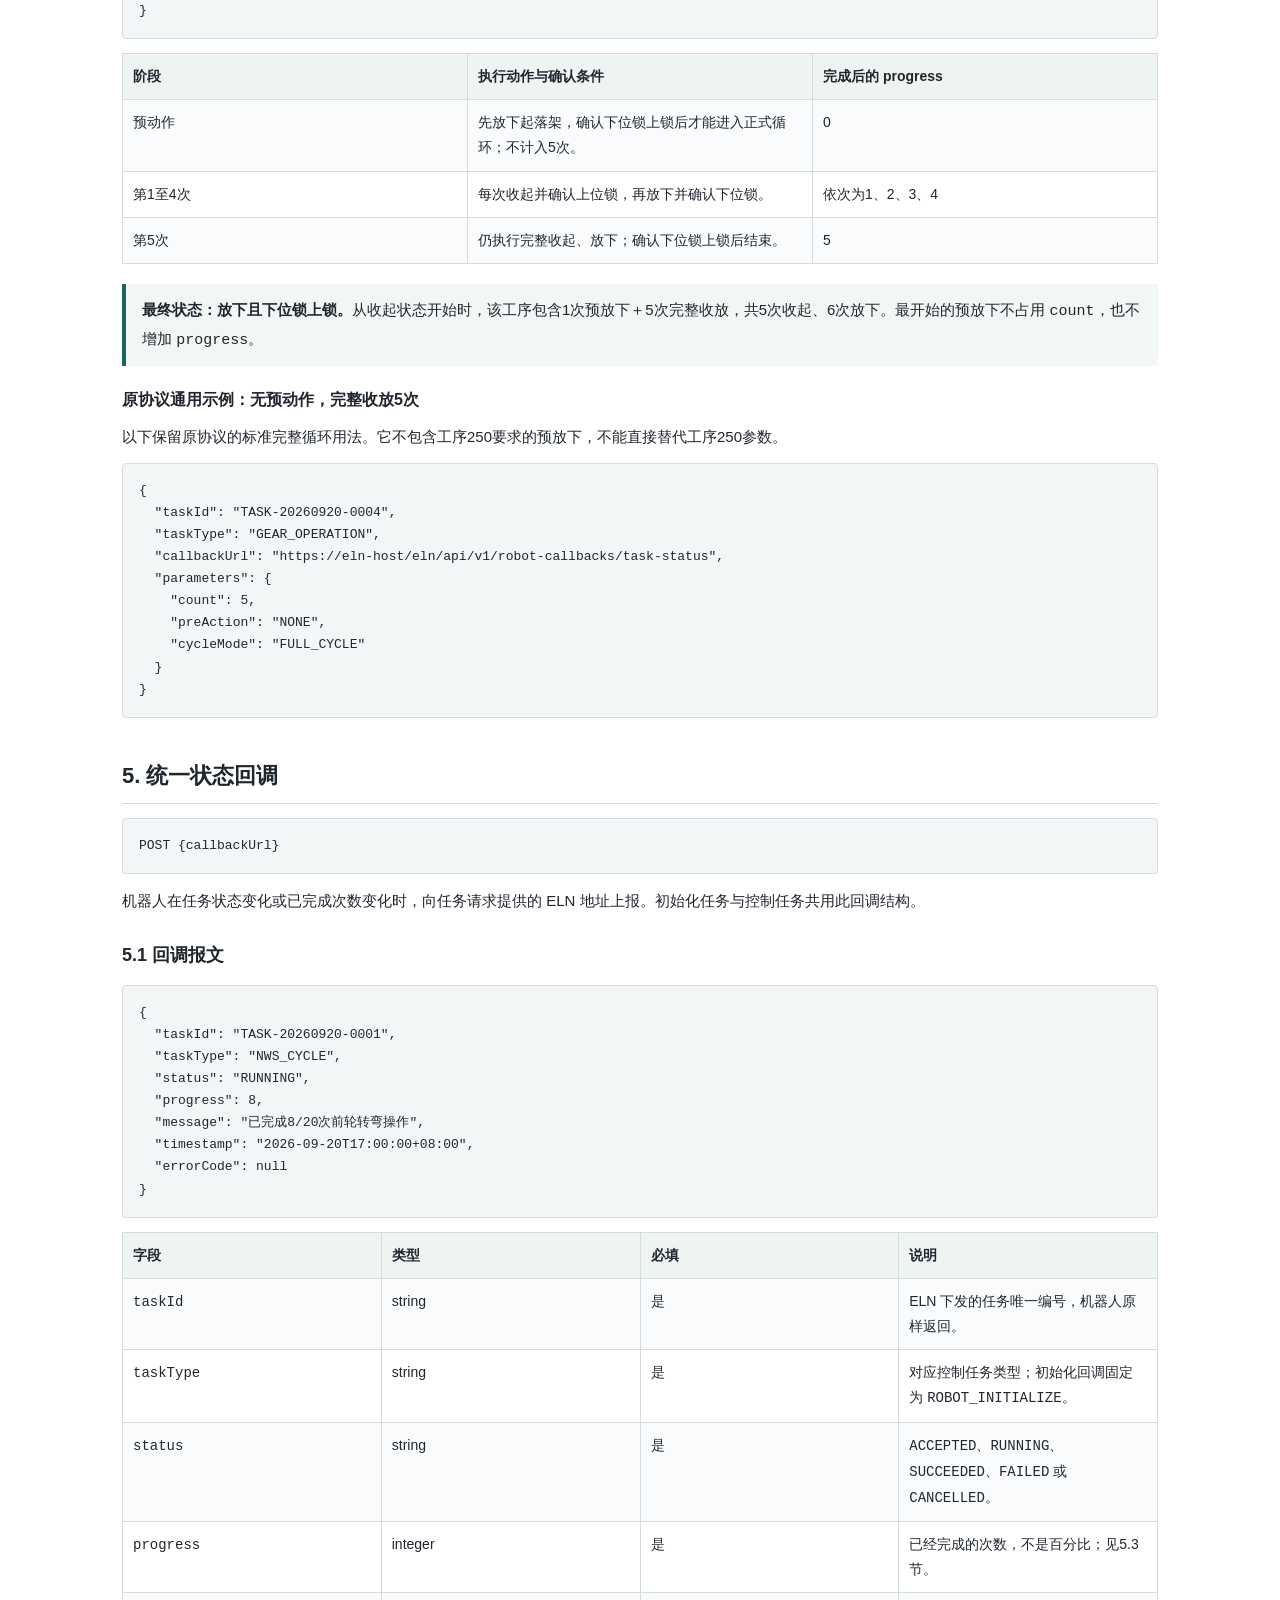
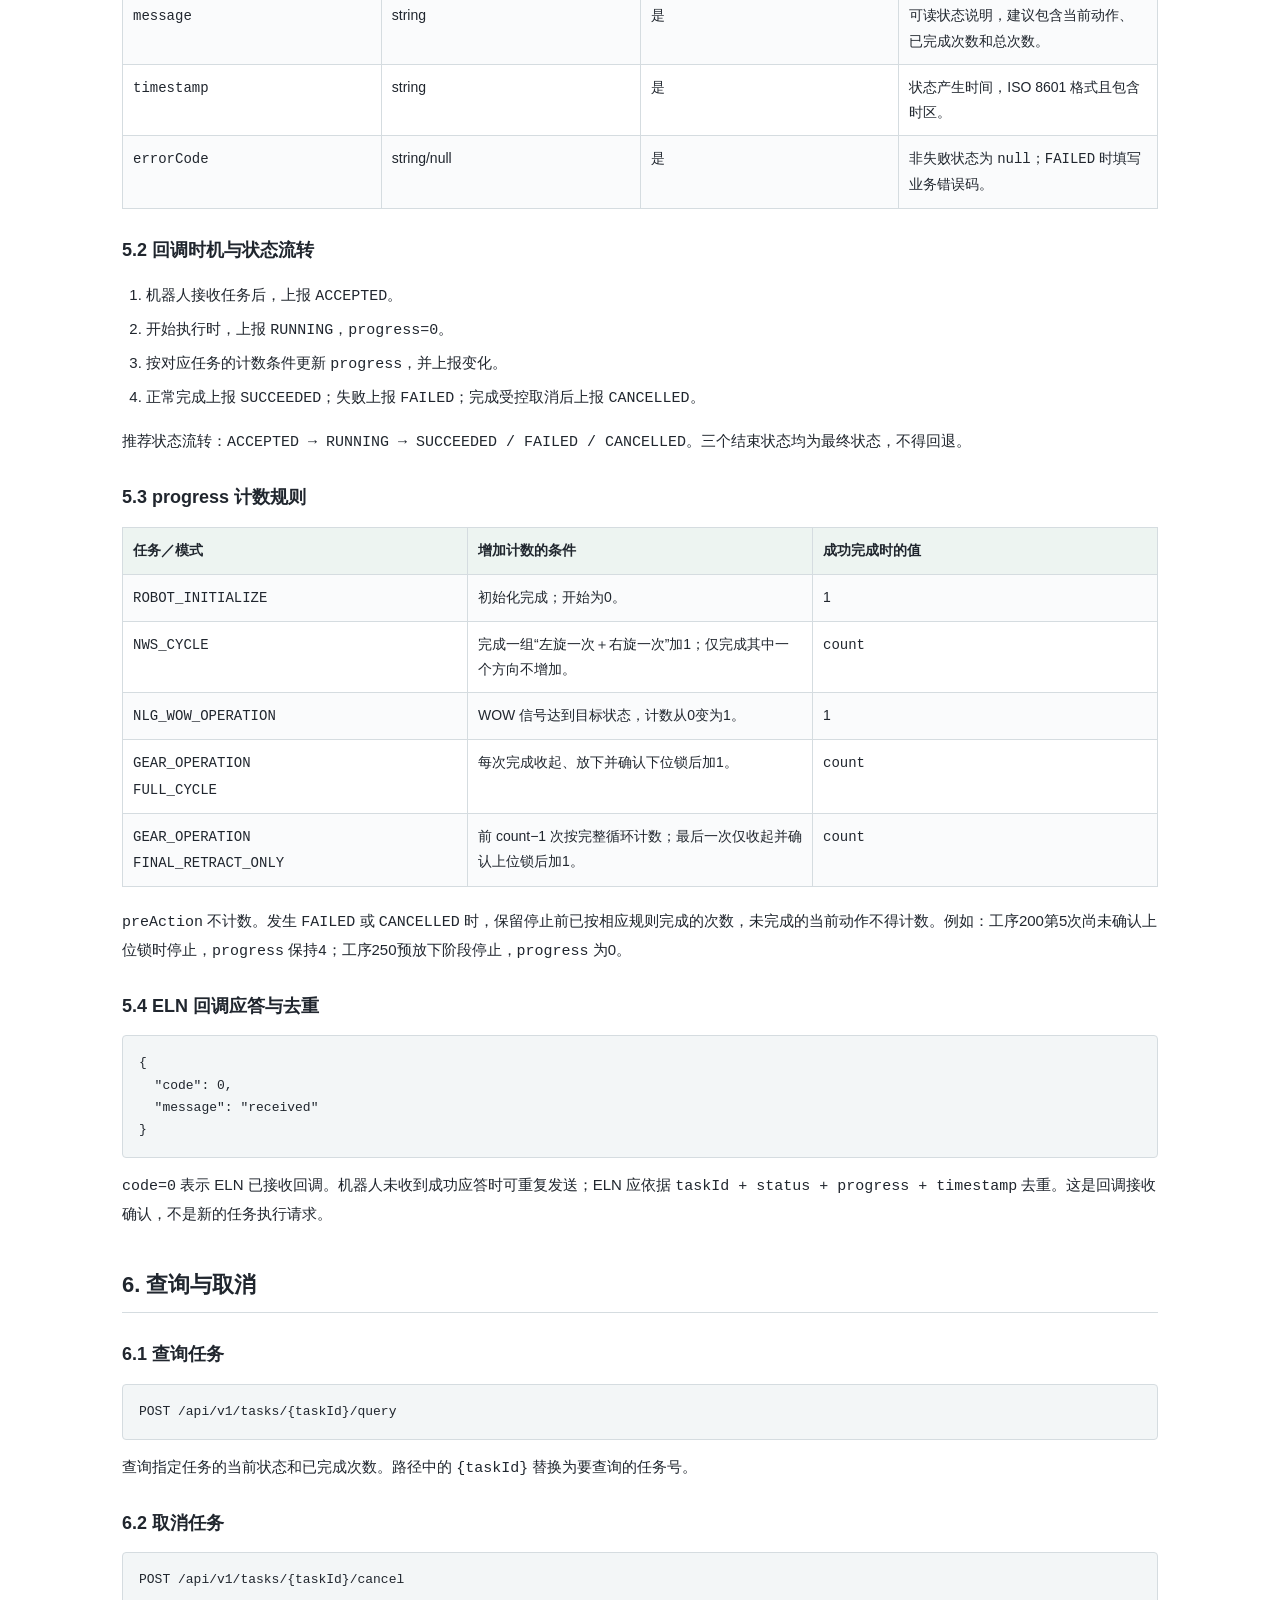
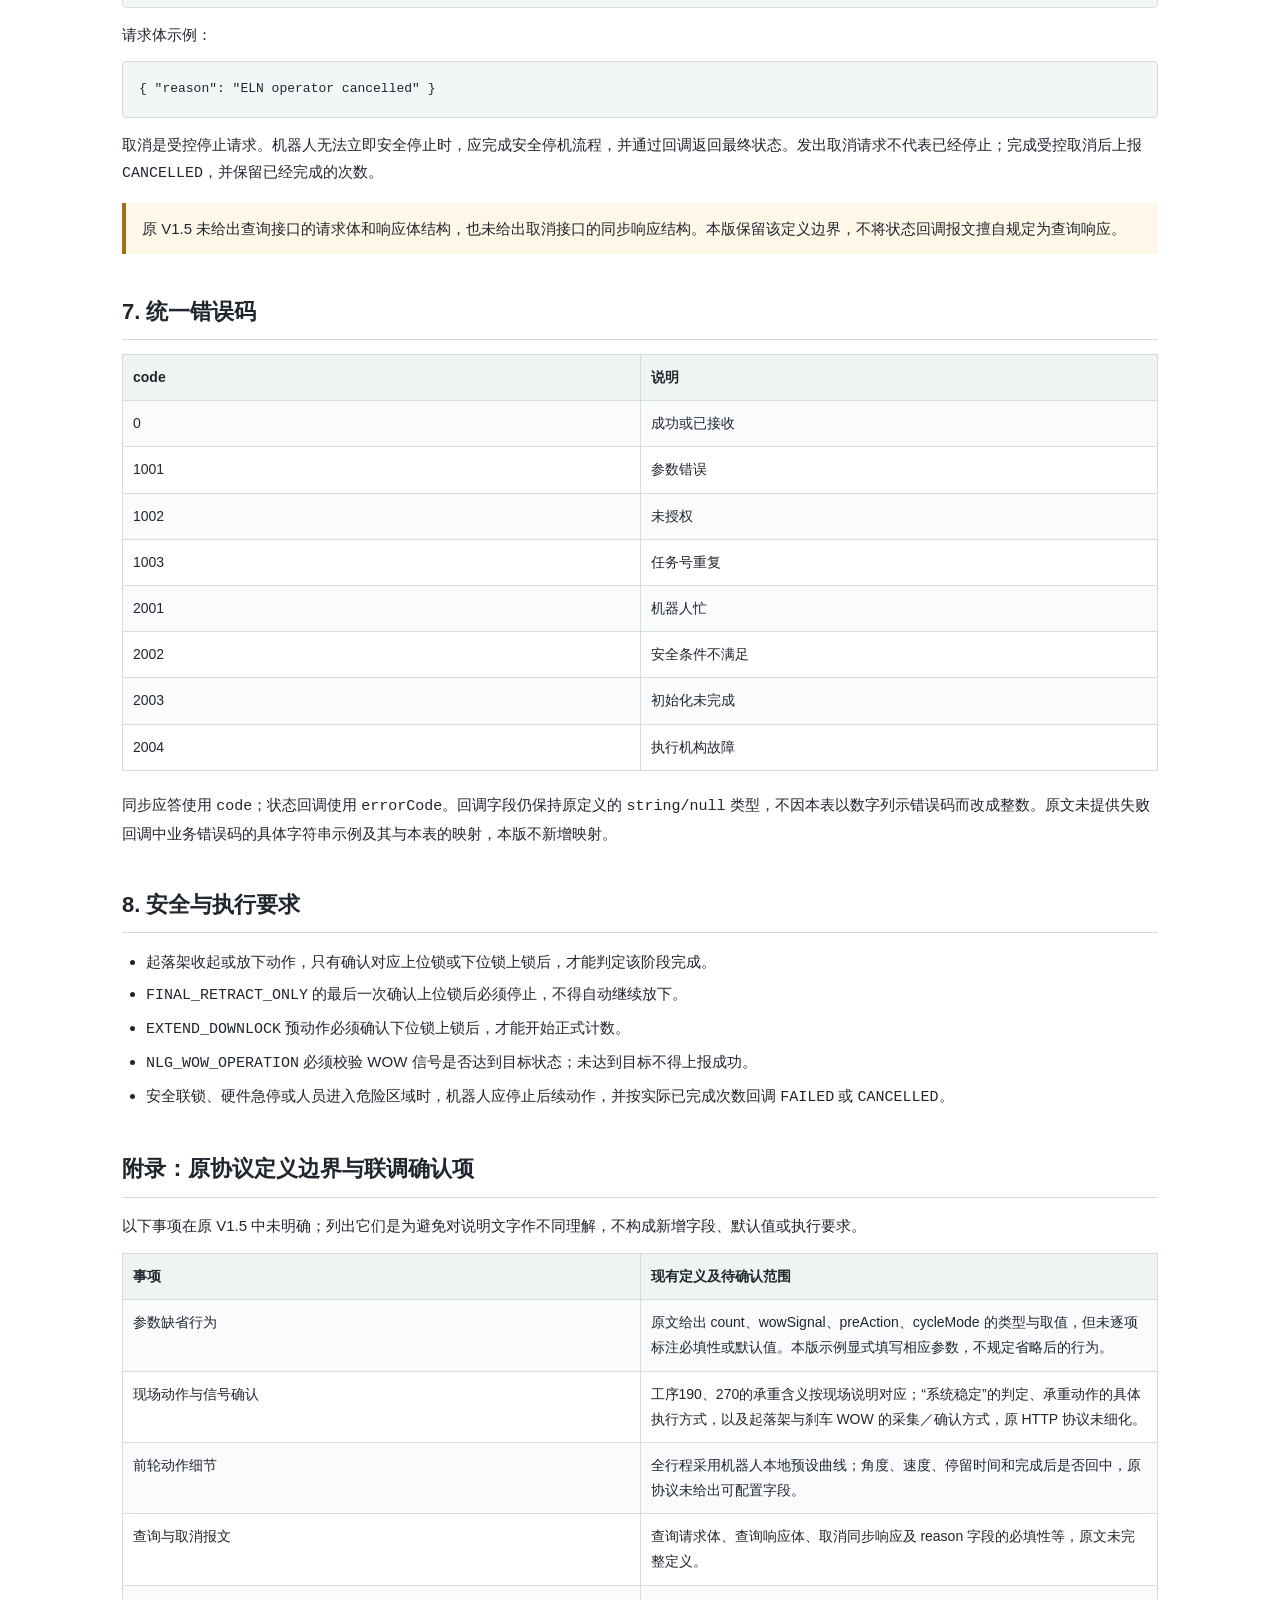
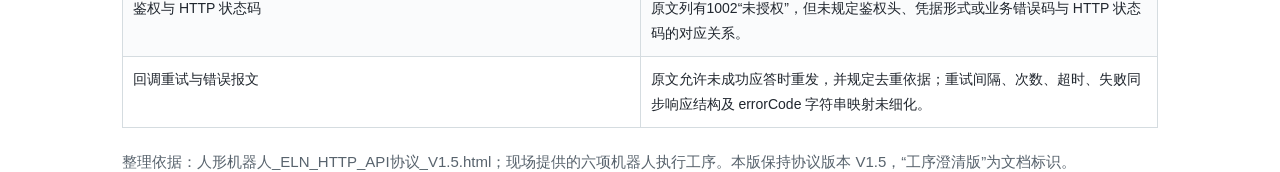
<file: communication/人形机器人_ELN_HTTP_API协议_V1.5_工序澄清版.html>
<!DOCTYPE html>
<html lang="zh-CN">
<head>
<meta charset="utf-8">
<meta name="viewport" content="width=device-width,initial-scale=1">
<title>人形机器人与 ELN 基本控制 HTTP 接口协议 V1.5 · 工序澄清版</title>
<style>
:root{color-scheme:light;--ink:#20262e;--line:#d5dce0;--accent:#176858}
*{box-sizing:border-box}html{scroll-behavior:smooth}body{margin:0;color:var(--ink);background:#fff;font:15px/1.8 "Microsoft YaHei","PingFang SC",Arial,sans-serif;letter-spacing:0}
main{max-width:1100px;margin:auto;padding:36px 32px 64px}header{border-bottom:3px solid var(--accent);padding-bottom:18px}h1{font-size:27px;line-height:1.4;margin:0 0 12px}h2{font-size:22px;margin:38px 0 14px;padding-bottom:8px;border-bottom:1px solid var(--line)}h3{font-size:18px;margin:25px 0 10px}h4{font-size:16px;margin:20px 0 8px}p{margin:8px 0}a{color:#176858;text-underline-offset:3px}nav{padding:16px 0;border-bottom:1px solid var(--line)}nav a{display:inline-block;margin:4px 20px 4px 0}code{font-family:Consolas,Monaco,monospace;overflow-wrap:anywhere}pre{padding:16px;background:#f3f6f7;border:1px solid var(--line);border-radius:4px;white-space:pre-wrap;overflow-wrap:anywhere;font:13px/1.7 Consolas,Monaco,monospace}table{border-collapse:collapse;width:100%;font-size:14px;margin:14px 0 20px;table-layout:fixed}th,td{border:1px solid var(--line);text-align:left;vertical-align:top;padding:10px;overflow-wrap:anywhere}th{background:#edf4f1}tr:nth-child(even) td{background:#fafbfc}.note{border-left:4px solid var(--accent);background:#f1f7f5;padding:12px 16px;margin:16px 0}.pending{border-left-color:#a66c12;background:#fff8e9}.muted{color:#58636d}.table-wrap{overflow-x:auto}.process{min-width:800px}.process th:first-child{width:65px}ul,ol{padding-left:24px}li{margin:5px 0}section{scroll-margin-top:16px}
@media(max-width:700px){main{padding:24px 16px 40px}h1{font-size:23px}h2{font-size:20px}th,td{padding:8px}nav a{margin-right:14px}}
@media print{main{max-width:none;padding:0}nav{display:none}h2,h3,h4{break-after:avoid}tr,pre,.note{break-inside:avoid}.table-wrap{overflow:visible}.process{min-width:0}body{font-size:11px}table{font-size:10px}pre{font-size:10px}a{color:inherit;text-decoration:none}}
</style>
</head>
<body>
<main>
<header>
<h1>人形机器人与 ELN 基本控制 HTTP 接口协议</h1>
<p><strong>协议版本：V1.5</strong> · 工序澄清版</p>
<p class="muted">依据原 V1.5 文档及现场工序160、190、200、250、270、290整理。仅重组和澄清说明，接口路径、HTTP 方法、字段名称与类型、枚举值、错误码和原有计数规则保持不变。</p>
</header>
<nav aria-label="文档目录">
<a href="#overview">1. 通信与接口总览</a><a href="#process">2. 现场工序对照</a><a href="#initialize">3. 初始化</a><a href="#tasks">4. 控制任务</a><a href="#callbacks">5. 状态回调</a><a href="#query-cancel">6. 查询与取消</a><a href="#errors">7. 错误码</a><a href="#safety">8. 执行要求</a><a href="#boundaries">附录：定义边界</a>
</nav>

<section id="overview">
<h2>1. 通信与接口总览</h2>
<table>
<tr><th>项目</th><th>约定</th></tr>
<tr><td>通信方式</td><td>HTTP/HTTPS + JSON；全部业务接口使用 <code>POST</code>。</td></tr>
<tr><td>调用方向</td><td>ELN 向机器人下发任务；机器人向 ELN 回调任务状态。</td></tr>
<tr><td>机器人服务地址</td><td><code>https://{robot-host}/api/v1</code>。下表路径已包含 <code>/api/v1</code>，拼接完整 URL 时不要重复添加。</td></tr>
<tr><td>回调地址</td><td>由 ELN 在请求的 <code>callbackUrl</code> 中提供。</td></tr>
<tr><td>请求头与编码</td><td><code>Content-Type: application/json</code>；UTF-8。</td></tr>
<tr><td>时间格式</td><td>ISO 8601，包含时区，例如 <code>2026-09-20T17:00:00+08:00</code>。</td></tr>
</table>
<table>
<tr><th>用途</th><th>调用方向</th><th>方法与路径</th></tr>
<tr><td>机器人初始化</td><td>ELN → 机器人</td><td><code>POST /api/v1/robot/initialize</code></td></tr>
<tr><td>下发控制任务</td><td>ELN → 机器人</td><td><code>POST /api/v1/tasks</code></td></tr>
<tr><td>上报任务状态</td><td>机器人 → ELN</td><td><code>POST {callbackUrl}</code></td></tr>
<tr><td>查询任务</td><td>ELN → 机器人</td><td><code>POST /api/v1/tasks/{taskId}/query</code></td></tr>
<tr><td>取消任务</td><td>ELN → 机器人</td><td><code>POST /api/v1/tasks/{taskId}/cancel</code></td></tr>
</table>
<div class="note"><strong>接收与完成是两个不同阶段。</strong>同步响应中的 <code>code=0</code>、<code>status=ACCEPTED</code> 只表示任务已接收。动作是否成功完成，以后续任务状态为准；<code>progress</code> 表示已完成次数，不是百分比。</div>
</section>

<section id="process">
<h2>2. 现场工序与任务参数对照</h2>
<p>下表按工序号排列，便于查阅；实际调度顺序和前置条件由现场工艺确定。本表不是批量执行指令。工序号仅用于业务对照，原接口没有工序号字段。</p>
<div class="table-wrap"><table class="process">
<tr><th>工序</th><th>现场动作</th><th>任务类型与 parameters</th><th>计数与完成状态</th></tr>
<tr><td>160</td><td>全行程连续前轮转弯20次。</td><td><code>NWS_CYCLE</code><br><code>{"count":20}</code></td><td>左旋一次＋右旋一次计1次。完成20组，<code>progress=20</code>。</td></tr>
<tr><td>190</td><td>系统稳定后，放下前起落架顶起，进入承重；模拟起落架及刹车系统 WOW 为空中状态。</td><td><code>NLG_WOW_OPERATION</code><br><code>{"wowSignal":"AIR"}</code></td><td>完成对应现场操作，WOW 达到 AIR 后方可成功；<code>progress=1</code>。</td></tr>
<tr><td>200</td><td>连续执行5次起落架操作，第5次仅收起，不再放下。</td><td><code>GEAR_OPERATION</code><br><code>{"count":5,"preAction":"NONE","cycleMode":"FINAL_RETRACT_ONLY"}</code></td><td>前4次完整收放；第5次收起并确认上位锁上锁后计数。最终收起、上位锁上锁，<code>progress=5</code>。</td></tr>
<tr><td>250</td><td>先放下至下位锁上锁，再连续完整收放5次。</td><td><code>GEAR_OPERATION</code><br><code>{"count":5,"preAction":"EXTEND_DOWNLOCK","cycleMode":"FULL_CYCLE"}</code></td><td>先放下的预动作不计数；随后完成5次完整收放。最终放下、下位锁上锁，<code>progress=5</code>。</td></tr>
<tr><td>270</td><td>升起前起落架顶起，解除承重；模拟起落架及刹车 WOW 为地面状态。</td><td><code>NLG_WOW_OPERATION</code><br><code>{"wowSignal":"GROUND"}</code></td><td>完成对应现场操作，WOW 达到 GROUND 后方可成功；<code>progress=1</code>。</td></tr>
<tr><td>290</td><td>全行程连续前轮转弯20次。</td><td><code>NWS_CYCLE</code><br><code>{"count":20}</code></td><td>与工序160相同，但单独下发、单独计数。完成20组，<code>progress=20</code>。</td></tr>
</table></div>
<p>工序160与290应使用不同的 <code>taskId</code>，不能复用同一任务号。两道工序各执行20组，并非共同完成20组。</p>
<div class="note"><strong>承重操作与起落架收放要区分。</strong>工序190、270中的“放下／升起前起落架顶起”沿用现场表述，分别对应“进入承重／解除承重”；通过 <code>NLG_WOW_OPERATION</code> 执行。工序200、250中的“收起／放下起落架”通过 <code>GEAR_OPERATION</code> 执行。<code>AIR</code>、<code>GROUND</code> 表示模拟的 WOW 信号目标，不能据此反向解释现场承重动作。</div>
</section>

<section id="initialize">
<h2>3. 机器人初始化接口</h2>
<pre><code>POST /api/v1/robot/initialize</code></pre>
<p>ELN 在执行控制任务前调用，使机器人完成基础自检、执行机构回零和控制系统准备。</p>
<h3>3.1 请求示例</h3>
<pre><code>{
  "taskId": "INIT-20260920-0001",
  "callbackUrl": "https://eln-host/eln/api/v1/robot-callbacks/task-status"
}</code></pre>
<p><code>taskId</code> 为初始化任务号，<code>callbackUrl</code> 为状态回调地址。初始化使用专用接口；原请求示例不包含 <code>taskType</code> 或 <code>parameters</code>。</p>
<h3>3.2 接收响应与完成判定</h3>
<pre><code>{
  "code": 0,
  "message": "accepted",
  "taskId": "INIT-20260920-0001",
  "status": "ACCEPTED"
}</code></pre>
<p>初始化状态通过第5章的统一回调上报，回调中的 <code>taskType</code> 固定为 <code>ROBOT_INITIALIZE</code>。开始时 <code>progress=0</code>，成功完成时 <code>progress=1</code>、<code>status=SUCCEEDED</code>。收到接收响应不代表初始化已经完成。</p>
</section>

<section id="tasks">
<h2>4. 控制任务下发与参数</h2>
<pre><code>POST /api/v1/tasks</code></pre>
<h3>4.1 通用请求与接收响应</h3>
<table>
<tr><th>字段</th><th>类型</th><th>必填</th><th>说明</th></tr>
<tr><td><code>taskId</code></td><td>string</td><td>是</td><td>ELN 生成的唯一任务号；相同 taskId 不得重复执行。</td></tr>
<tr><td><code>taskType</code></td><td>string</td><td>是</td><td><code>NWS_CYCLE</code>、<code>NLG_WOW_OPERATION</code> 或 <code>GEAR_OPERATION</code>。</td></tr>
<tr><td><code>callbackUrl</code></td><td>string</td><td>是</td><td>机器人上报状态的 ELN 地址。</td></tr>
<tr><td><code>parameters</code></td><td>object</td><td>是</td><td>对应任务类型的参数，见4.2至4.4节。</td></tr>
</table>
<p>下列各任务示例均为完整请求体。机器人接收任务后的同步响应示例：</p>
<pre><code>{
  "code": 0,
  "message": "accepted",
  "taskId": "TASK-20260920-0001",
  "status": "ACCEPTED"
}</code></pre>
<p>响应中的 <code>taskId</code> 对应本次请求；该响应不表示动作已经完成。</p>

<h3>4.2 前轮转弯连续动作：NWS_CYCLE</h3>
<p><strong>适用工序：160、290。</strong>机器人按照本地预设的全行程动作曲线连续执行。</p>
<table><tr><th>参数</th><th>类型</th><th>取值与含义</th></tr><tr><td><code>count</code></td><td>integer</td><td>需要完成的前轮转弯操作次数，必须为正整数。</td></tr></table>
<pre><code>{
  "taskId": "TASK-20260920-0001",
  "taskType": "NWS_CYCLE",
  "callbackUrl": "https://eln-host/eln/api/v1/robot-callbacks/task-status",
  "parameters": {
    "count": 20
  }
}</code></pre>
<p>此示例可用于工序160；工序290使用同一参数结构和 <code>count=20</code>，但需换用新的唯一任务号。</p>
<div class="note"><strong>1次＝左旋一次＋右旋一次。</strong>只有两个方向均完成，<code>progress</code> 才加1。仅完成左旋或右旋不计为完整操作。<code>count=20</code> 表示20组，即20次左旋和20次右旋。</div>
<p>例如：第1组只完成左旋时 <code>progress=0</code>；第1组右旋也完成后为1；第20组完成后为20，正常完成上报 <code>SUCCEEDED</code>。原协议未规定任务结束后的额外回中动作。</p>

<h3>4.3 前起落架承重与 WOW 信号模拟：NLG_WOW_OPERATION</h3>
<table><tr><th>参数</th><th>类型</th><th>取值与含义</th></tr><tr><td><code>wowSignal</code></td><td>string</td><td><code>AIR</code>：目标为空中状态；<code>GROUND</code>：目标为地面状态。</td></tr></table>
<h4>工序190：进入承重，模拟空中状态</h4>
<p>前置条件为系统稳定。按现场工序放下前起落架顶起、进入承重，并模拟起落架及刹车系统 WOW 为空中状态。</p>
<pre><code>{
  "taskId": "TASK-20260920-0002",
  "taskType": "NLG_WOW_OPERATION",
  "callbackUrl": "https://eln-host/eln/api/v1/robot-callbacks/task-status",
  "parameters": {
    "wowSignal": "AIR"
  }
}</code></pre>
<h4>工序270：解除承重，模拟地面状态</h4>
<p>按现场工序升起前起落架顶起、解除承重，并模拟起落架及刹车 WOW 为地面状态。</p>
<pre><code>{
  "taskId": "TASK-20260920-0003",
  "taskType": "NLG_WOW_OPERATION",
  "callbackUrl": "https://eln-host/eln/api/v1/robot-callbacks/task-status",
  "parameters": {
    "wowSignal": "GROUND"
  }
}</code></pre>
<p>两种任务均在开始时上报 <code>progress=0</code>；WOW 信号达到目标状态后，完成计数更新为1。未达到目标不得上报成功。工序涉及起落架及刹车系统的 WOW 模拟，原协议通过同一个 <code>wowSignal</code> 表达目标，未分别设置两个请求字段。</p>

<h3>4.4 起落架连续收放：GEAR_OPERATION</h3>
<table>
<tr><th>参数</th><th>类型</th><th>取值与含义</th></tr>
<tr><td><code>count</code></td><td>integer</td><td>需要完成的起落架操作次数，必须为正整数；按 cycleMode 对应的完成条件计数。</td></tr>
<tr><td><code>preAction</code></td><td>string</td><td><code>NONE</code>：无预动作。<br><code>EXTEND_DOWNLOCK</code>：正式计数前先放下并确认下位锁上锁；该预动作不计数。</td></tr>
<tr><td><code>cycleMode</code></td><td>string</td><td><code>FULL_CYCLE</code>：每次完整收起再放下，最终下位锁上锁。<br><code>FINAL_RETRACT_ONLY</code>：前 count−1 次完整收放，最后一次仅收起，最终上位锁上锁。</td></tr>
</table>
<p>“收起完成”指确认上位锁上锁；“放下完成”指确认下位锁上锁。发出控制命令、机构开始运动或到达位置但未确认锁定，都不能替代对应阶段的完成确认。</p>
<h4>工序200：前4次完整收放，第5次仅收起</h4>
<pre><code>{
  "taskId": "TASK-20260920-0005",
  "taskType": "GEAR_OPERATION",
  "callbackUrl": "https://eln-host/eln/api/v1/robot-callbacks/task-status",
  "parameters": {
    "count": 5,
    "preAction": "NONE",
    "cycleMode": "FINAL_RETRACT_ONLY"
  }
}</code></pre>
<table>
<tr><th>阶段</th><th>执行动作与确认条件</th><th>完成后的 progress</th></tr>
<tr><td>第1至4次</td><td>每次收起并确认上位锁，再放下并确认下位锁；每完成一整次才计数。</td><td>依次为1、2、3、4</td></tr>
<tr><td>第5次</td><td>仅收起，确认上位锁上锁后计数；到此结束，不再放下。</td><td>5</td></tr>
</table>
<div class="note"><strong>最终状态：收起且上位锁上锁。</strong>该工序共有5次收起、4次放下。<code>progress=5</code> 表示按此模式完成5次操作，不表示完成5次完整收放。不得先完整收放5次后再额外收起。</div>
<h4>工序250：先放下，再完整收放5次</h4>
<pre><code>{
  "taskId": "TASK-20260920-0006",
  "taskType": "GEAR_OPERATION",
  "callbackUrl": "https://eln-host/eln/api/v1/robot-callbacks/task-status",
  "parameters": {
    "count": 5,
    "preAction": "EXTEND_DOWNLOCK",
    "cycleMode": "FULL_CYCLE"
  }
}</code></pre>
<table>
<tr><th>阶段</th><th>执行动作与确认条件</th><th>完成后的 progress</th></tr>
<tr><td>预动作</td><td>先放下起落架，确认下位锁上锁后才能进入正式循环；不计入5次。</td><td>0</td></tr>
<tr><td>第1至4次</td><td>每次收起并确认上位锁，再放下并确认下位锁。</td><td>依次为1、2、3、4</td></tr>
<tr><td>第5次</td><td>仍执行完整收起、放下；确认下位锁上锁后结束。</td><td>5</td></tr>
</table>
<div class="note"><strong>最终状态：放下且下位锁上锁。</strong>从收起状态开始时，该工序包含1次预放下＋5次完整收放，共5次收起、6次放下。最开始的预放下不占用 <code>count</code>，也不增加 <code>progress</code>。</div>
<h4>原协议通用示例：无预动作，完整收放5次</h4>
<p>以下保留原协议的标准完整循环用法。它不包含工序250要求的预放下，不能直接替代工序250参数。</p>
<pre><code>{
  "taskId": "TASK-20260920-0004",
  "taskType": "GEAR_OPERATION",
  "callbackUrl": "https://eln-host/eln/api/v1/robot-callbacks/task-status",
  "parameters": {
    "count": 5,
    "preAction": "NONE",
    "cycleMode": "FULL_CYCLE"
  }
}</code></pre>
</section>

<section id="callbacks">
<h2>5. 统一状态回调</h2>
<pre><code>POST {callbackUrl}</code></pre>
<p>机器人在任务状态变化或已完成次数变化时，向任务请求提供的 ELN 地址上报。初始化任务与控制任务共用此回调结构。</p>
<h3>5.1 回调报文</h3>
<pre><code>{
  "taskId": "TASK-20260920-0001",
  "taskType": "NWS_CYCLE",
  "status": "RUNNING",
  "progress": 8,
  "message": "已完成8/20次前轮转弯操作",
  "timestamp": "2026-09-20T17:00:00+08:00",
  "errorCode": null
}</code></pre>
<table>
<tr><th>字段</th><th>类型</th><th>必填</th><th>说明</th></tr>
<tr><td><code>taskId</code></td><td>string</td><td>是</td><td>ELN 下发的任务唯一编号，机器人原样返回。</td></tr>
<tr><td><code>taskType</code></td><td>string</td><td>是</td><td>对应控制任务类型；初始化回调固定为 <code>ROBOT_INITIALIZE</code>。</td></tr>
<tr><td><code>status</code></td><td>string</td><td>是</td><td><code>ACCEPTED</code>、<code>RUNNING</code>、<code>SUCCEEDED</code>、<code>FAILED</code> 或 <code>CANCELLED</code>。</td></tr>
<tr><td><code>progress</code></td><td>integer</td><td>是</td><td>已经完成的次数，不是百分比；见5.3节。</td></tr>
<tr><td><code>message</code></td><td>string</td><td>是</td><td>可读状态说明，建议包含当前动作、已完成次数和总次数。</td></tr>
<tr><td><code>timestamp</code></td><td>string</td><td>是</td><td>状态产生时间，ISO 8601 格式且包含时区。</td></tr>
<tr><td><code>errorCode</code></td><td>string/null</td><td>是</td><td>非失败状态为 <code>null</code>；<code>FAILED</code> 时填写业务错误码。</td></tr>
</table>
<h3>5.2 回调时机与状态流转</h3>
<ol>
<li>机器人接收任务后，上报 <code>ACCEPTED</code>。</li>
<li>开始执行时，上报 <code>RUNNING</code>，<code>progress=0</code>。</li>
<li>按对应任务的计数条件更新 <code>progress</code>，并上报变化。</li>
<li>正常完成上报 <code>SUCCEEDED</code>；失败上报 <code>FAILED</code>；完成受控取消后上报 <code>CANCELLED</code>。</li>
</ol>
<p>推荐状态流转：<code>ACCEPTED → RUNNING → SUCCEEDED / FAILED / CANCELLED</code>。三个结束状态均为最终状态，不得回退。</p>
<h3>5.3 progress 计数规则</h3>
<table>
<tr><th>任务／模式</th><th>增加计数的条件</th><th>成功完成时的值</th></tr>
<tr><td><code>ROBOT_INITIALIZE</code></td><td>初始化完成；开始为0。</td><td>1</td></tr>
<tr><td><code>NWS_CYCLE</code></td><td>完成一组“左旋一次＋右旋一次”加1；仅完成其中一个方向不增加。</td><td><code>count</code></td></tr>
<tr><td><code>NLG_WOW_OPERATION</code></td><td>WOW 信号达到目标状态，计数从0变为1。</td><td>1</td></tr>
<tr><td><code>GEAR_OPERATION</code><br><code>FULL_CYCLE</code></td><td>每次完成收起、放下并确认下位锁后加1。</td><td><code>count</code></td></tr>
<tr><td><code>GEAR_OPERATION</code><br><code>FINAL_RETRACT_ONLY</code></td><td>前 count−1 次按完整循环计数；最后一次仅收起并确认上位锁后加1。</td><td><code>count</code></td></tr>
</table>
<p><code>preAction</code> 不计数。发生 <code>FAILED</code> 或 <code>CANCELLED</code> 时，保留停止前已按相应规则完成的次数，未完成的当前动作不得计数。例如：工序200第5次尚未确认上位锁时停止，<code>progress</code> 保持4；工序250预放下阶段停止，<code>progress</code> 为0。</p>
<h3>5.4 ELN 回调应答与去重</h3>
<pre><code>{
  "code": 0,
  "message": "received"
}</code></pre>
<p><code>code=0</code> 表示 ELN 已接收回调。机器人未收到成功应答时可重复发送；ELN 应依据 <code>taskId + status + progress + timestamp</code> 去重。这是回调接收确认，不是新的任务执行请求。</p>
</section>

<section id="query-cancel">
<h2>6. 查询与取消</h2>
<h3>6.1 查询任务</h3>
<pre><code>POST /api/v1/tasks/{taskId}/query</code></pre>
<p>查询指定任务的当前状态和已完成次数。路径中的 <code>{taskId}</code> 替换为要查询的任务号。</p>
<h3>6.2 取消任务</h3>
<pre><code>POST /api/v1/tasks/{taskId}/cancel</code></pre>
<p>请求体示例：</p>
<pre><code>{ "reason": "ELN operator cancelled" }</code></pre>
<p>取消是受控停止请求。机器人无法立即安全停止时，应完成安全停机流程，并通过回调返回最终状态。发出取消请求不代表已经停止；完成受控取消后上报 <code>CANCELLED</code>，并保留已经完成的次数。</p>
<div class="note pending">原 V1.5 未给出查询接口的请求体和响应体结构，也未给出取消接口的同步响应结构。本版保留该定义边界，不将状态回调报文擅自规定为查询响应。</div>
</section>

<section id="errors">
<h2>7. 统一错误码</h2>
<table>
<tr><th>code</th><th>说明</th></tr>
<tr><td>0</td><td>成功或已接收</td></tr>
<tr><td>1001</td><td>参数错误</td></tr>
<tr><td>1002</td><td>未授权</td></tr>
<tr><td>1003</td><td>任务号重复</td></tr>
<tr><td>2001</td><td>机器人忙</td></tr>
<tr><td>2002</td><td>安全条件不满足</td></tr>
<tr><td>2003</td><td>初始化未完成</td></tr>
<tr><td>2004</td><td>执行机构故障</td></tr>
</table>
<p>同步应答使用 <code>code</code>；状态回调使用 <code>errorCode</code>。回调字段仍保持原定义的 <code>string/null</code> 类型，不因本表以数字列示错误码而改成整数。原文未提供失败回调中业务错误码的具体字符串示例及其与本表的映射，本版不新增映射。</p>
</section>

<section id="safety">
<h2>8. 安全与执行要求</h2>
<ul>
<li>起落架收起或放下动作，只有确认对应上位锁或下位锁上锁后，才能判定该阶段完成。</li>
<li><code>FINAL_RETRACT_ONLY</code> 的最后一次确认上位锁后必须停止，不得自动继续放下。</li>
<li><code>EXTEND_DOWNLOCK</code> 预动作必须确认下位锁上锁后，才能开始正式计数。</li>
<li><code>NLG_WOW_OPERATION</code> 必须校验 WOW 信号是否达到目标状态；未达到目标不得上报成功。</li>
<li>安全联锁、硬件急停或人员进入危险区域时，机器人应停止后续动作，并按实际已完成次数回调 <code>FAILED</code> 或 <code>CANCELLED</code>。</li>
</ul>
</section>

<section id="boundaries">
<h2>附录：原协议定义边界与联调确认项</h2>
<p>以下事项在原 V1.5 中未明确；列出它们是为避免对说明文字作不同理解，不构成新增字段、默认值或执行要求。</p>
<table>
<tr><th>事项</th><th>现有定义及待确认范围</th></tr>
<tr><td>参数缺省行为</td><td>原文给出 count、wowSignal、preAction、cycleMode 的类型与取值，但未逐项标注必填性或默认值。本版示例显式填写相应参数，不规定省略后的行为。</td></tr>
<tr><td>现场动作与信号确认</td><td>工序190、270的承重含义按现场说明对应；“系统稳定”的判定、承重动作的具体执行方式，以及起落架与刹车 WOW 的采集／确认方式，原 HTTP 协议未细化。</td></tr>
<tr><td>前轮动作细节</td><td>全行程采用机器人本地预设曲线；角度、速度、停留时间和完成后是否回中，原协议未给出可配置字段。</td></tr>
<tr><td>查询与取消报文</td><td>查询请求体、查询响应体、取消同步响应及 reason 字段的必填性等，原文未完整定义。</td></tr>
<tr><td>鉴权与 HTTP 状态码</td><td>原文列有1002“未授权”，但未规定鉴权头、凭据形式或业务错误码与 HTTP 状态码的对应关系。</td></tr>
<tr><td>回调重试与错误报文</td><td>原文允许未成功应答时重发，并规定去重依据；重试间隔、次数、超时、失败同步响应结构及 errorCode 字符串映射未细化。</td></tr>
</table>
<p class="muted">整理依据：人形机器人_ELN_HTTP_API协议_V1.5.html；现场提供的六项机器人执行工序。本版保持协议版本 V1.5，“工序澄清版”为文档标识。</p>
</section>
</main>
</body>
</html>
</file>
